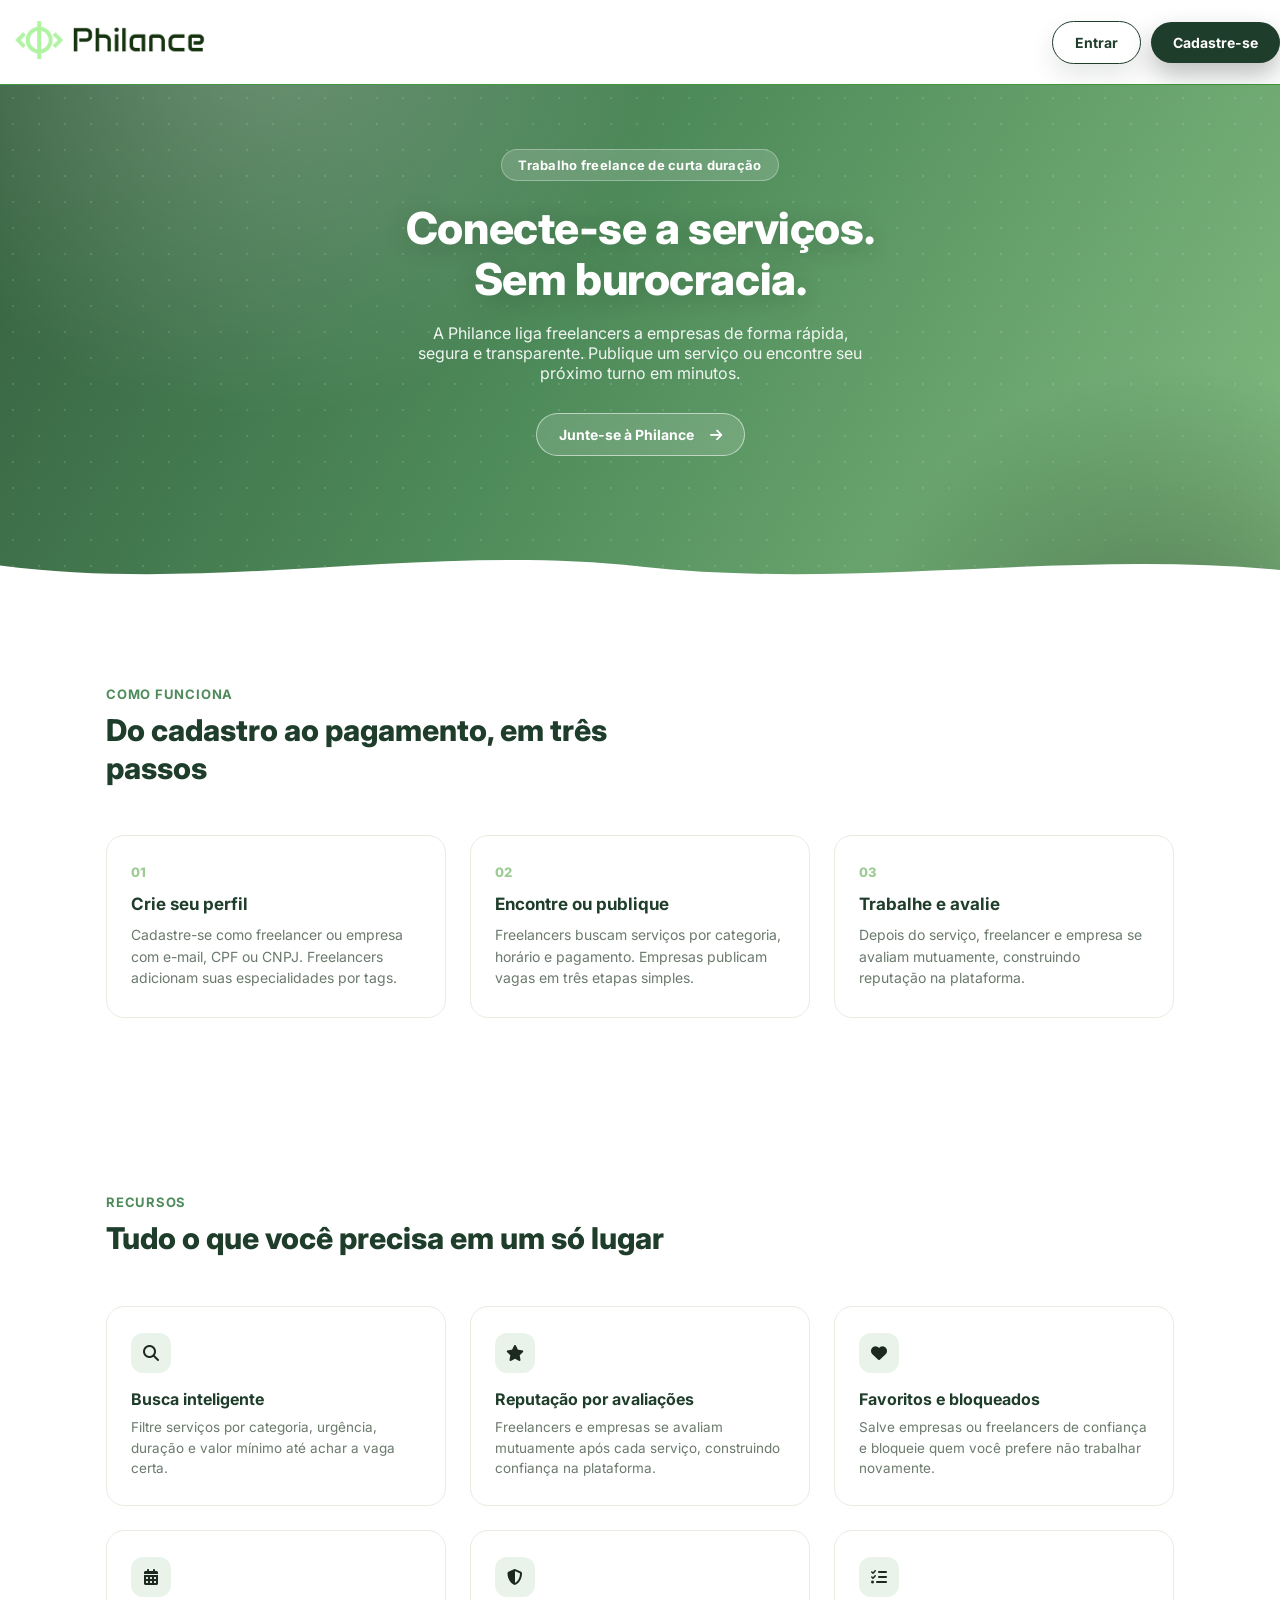
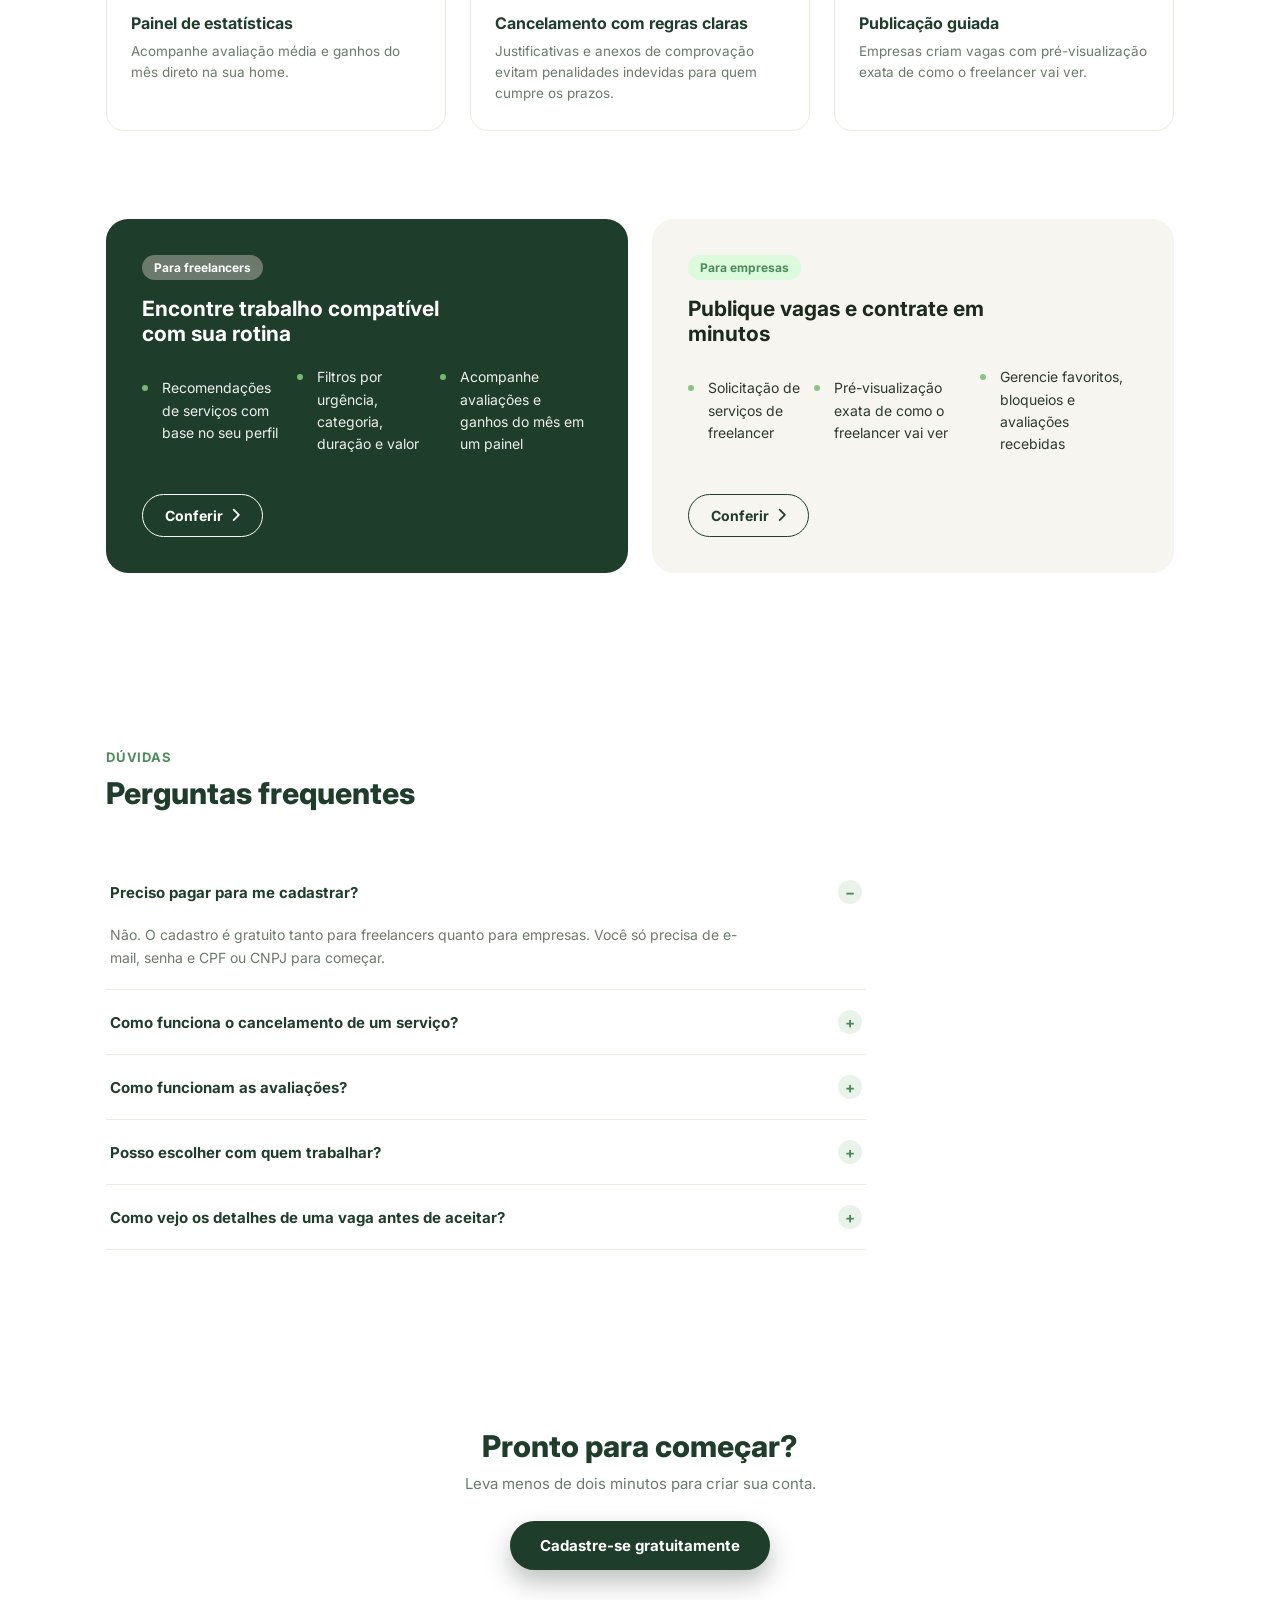
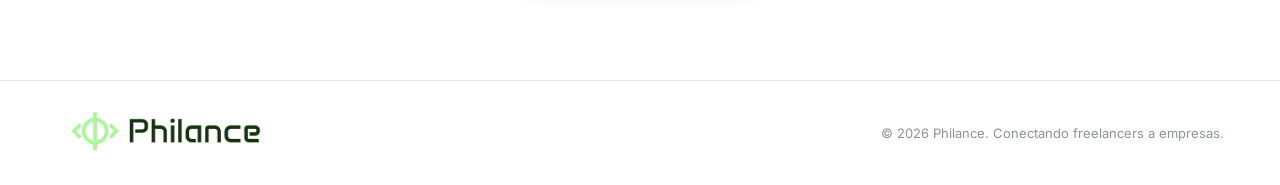
<file: src/index.html>
<!DOCTYPE html>
<html lang="en">
<head>
    <meta charset="UTF-8">
    <meta name="viewport" content="width=device-width, initial-scale=1.0">
    <title>Philance</title>
    <!-- CSS -->
    <link rel="stylesheet" href="/css/style.css">
    <link rel="stylesheet" href="/css/navbar.css">
    <!-- Fontes -->
    <link rel="preconnect" href="https://fonts.googleapis.com">
    <link rel="preconnect" href="https://fonts.gstatic.com" crossorigin>
    <link href="https://fonts.googleapis.com/css2?family=Anta&family=Inter:ital,opsz,wght@0,14..32,100..900;1,14..32,100..900&display=swap" rel="stylesheet">
    <!-- Icone -->
    <link rel="stylesheet" href="https://cdnjs.cloudflare.com/ajax/libs/font-awesome/6.7.2/css/all.min.css">
</head>
<body>

    <div id="space-navbar"></div>
    <!-- Banner -->
    <section class="banner">
        <div class="banner-interior">
            <div class="banner-text">
                <span class="primeiro-text">Trabalho freelance de curta duração</span>
                <h1>Conecte-se a serviços.<br>Sem burocracia.</h1>
                <p>A Philance liga freelancers a empresas de forma rápida, segura e transparente. Publique um serviço ou encontre seu próximo turno em minutos.</p>
                <div class="banner-actions">
                    <a href="/src/pages/cadastro/cadastroE&F.html">
                        <button class="btn btn-outline">Junte-se à Philance<i class="fa-solid fa-arrow-right icon-arrow"></i></button>
                    </a>
                </div>
            </div>
        </div>
        <div class="banner-wave" aria-hidden="true"></div>
    </section>

    <!-- Como funciona -->
    <section class="section-one">
        <div class="section-two">
            <span class="section-three">Como funciona</span>
            <h2>Do cadastro ao pagamento, em três passos</h2>
        </div>

        <div class="passos">
            <article class="step-card"> <!-- article para poder reutilizar -->
                <span class="step-num">01</span>
                <h3>Crie seu perfil</h3>
                <p>Cadastre-se como freelancer ou empresa com e-mail, CPF ou CNPJ. Freelancers adicionam suas especialidades por tags.</p>
            </article>
            <article class="step-card">
                <span class="step-num">02</span>
                <h3>Encontre ou publique</h3>
                <p>Freelancers buscam serviços por categoria, horário e pagamento. Empresas publicam vagas em três etapas simples.</p>
            </article>
            <article class="step-card">
                <span class="step-num">03</span>
                <h3>Trabalhe e avalie</h3>
                <p>Depois do serviço, freelancer e empresa se avaliam mutuamente, construindo reputação na plataforma.</p>
            </article>
        </div>
    </section>

    <!-- Recursos -->
    <section class="section-one" >
        <div class="section-two">
            <span class="section-three">Recursos</span>
            <h2>Tudo o que você precisa em um só lugar</h2>
        </div>

        <div class="recursos">
            <article class="recurso-card">
                <div class="recurso-icon">
                    <i class="fa-solid fa-magnifying-glass"></i>
                </div>
                <h3>Busca inteligente</h3>
                <p>Filtre serviços por categoria, urgência, duração e valor mínimo até achar a vaga certa.</p>
            </article>

            <article class="recurso-card">
                <div class="recurso-icon">
                    <i class="fa-solid fa-star"></i>
                </div>
                <h3>Reputação por avaliações</h3>
                <p>Freelancers e empresas se avaliam mutuamente após cada serviço, construindo confiança na plataforma.</p>
            </article>

            <article class="recurso-card">
                <div class="recurso-icon">
                    <i class="fa-solid fa-heart"></i>
                </div>
                <h3>Favoritos e bloqueados</h3>
                <p>Salve empresas ou freelancers de confiança e bloqueie quem você prefere não trabalhar novamente.</p>
            </article>

            <article class="recurso-card">
                <div class="recurso-icon">
                    <i class="fa-solid fa-calendar-days"></i>
                </div>
                <h3>Painel de estatísticas</h3>
                <p>Acompanhe avaliação média e ganhos do mês direto na sua home.</p>
            </article>

            <article class="recurso-card">
                <div class="recurso-icon">
                    <i class="fa-solid fa-shield-halved"></i>
                </div>
                <h3>Cancelamento com regras claras</h3>
                <p>Justificativas e anexos de comprovação evitam penalidades indevidas para quem cumpre os prazos.</p>
            </article>

            <article class="recurso-card">
                <div class="recurso-icon">
                    <i class="fa-solid fa-list-check"></i>
                </div>
                <h3>Publicação guiada</h3>
                <p>Empresas criam vagas com pré-visualização exata de como o freelancer vai ver.</p>
            </article>
        </div>
    </section>

    <!-- Para quem é -->
    <section class="section-one audience">

        <article class="audience-card audience-card-freelancer" >
        <span class="audience-tag audience-tag-freelancer">Para freelancers</span>
        <h3>Encontre trabalho compatível com sua rotina</h3>
        <ul class="audience-list">
            <li>Recomendações de serviços com base no seu perfil</li>
            <li>Filtros por urgência, categoria, duração e valor</li>
            <li>Acompanhe avaliações e ganhos do mês em um painel</li>
        </ul>
        <a href="/src/pages/cadastro/cadastroE&F.html">
            <button class="btn btn-outline-light">Conferir <i class="fa-solid fa-chevron-right"></i></button>
        </a>
        </article>

        <article class="audience-card audience-card-empresa" >
        <span class="audience-tag audience-tag-empresa">Para empresas</span>
        <h3>Publique vagas e contrate em minutos</h3>
        <ul class="audience-list">
            <li>Solicitação de serviços de freelancer</li>
            <li>Pré-visualização exata de como o freelancer vai ver</li>
            <li>Gerencie favoritos, bloqueios e avaliações recebidas</li>
        </ul>
        <a href="/src/pages/cadastro/cadastroE&F.html">
            <button class="btn btn-outline-dark">Conferir <i class="fa-solid fa-chevron-right"></i></button>
        </a>
        </article>

    </section>

    <!-- Perguntas frequentes -->
    <section class="section-one" >
        <div class="section-two">
            <span class="section-three">Dúvidas</span>
            <h2>Perguntas frequentes</h2>
        </div>

        <div class="faq-list">
            <div class="faq-item open">
                <button class="faq-question">
                    Preciso pagar para me cadastrar?
                    <span class="faq-icon">−</span>
                </button>
                <div class="faq-answer">
                    <p>Não. O cadastro é gratuito tanto para freelancers quanto para empresas. Você só precisa de e-mail, senha e CPF ou CNPJ para começar.</p>
                </div>
            </div>

            <div class="faq-item">
                <button class="faq-question">
                    Como funciona o cancelamento de um serviço?
                    <span class="faq-icon">+</span>
                </button>
                <div class="faq-answer">
                    <p>Freelancer e empresa podem cancelar informando uma justificativa, com opção de anexar imagens como comprovação. Cancelamentos com menos de 4 horas de antecedência podem gerar penalidade; dentro do prazo ou devidamente justificados, não.</p>
                </div>
            </div>

            <div class="faq-item">
                <button class="faq-question">
                    Como funcionam as avaliações?
                    <span class="faq-icon">+</span>
                </button>
                <div class="faq-answer">
                    <p>Depois que um serviço é concluído, freelancer e empresa se avaliam por estrelas, com comentários opcionais. Isso atualiza automaticamente a reputação de cada perfil e influencia recomendações futuras.</p>
                </div>
            </div>

            <div class="faq-item">
                <button class="faq-question">
                    Posso escolher com quem trabalhar?
                    <span class="faq-icon">+</span>
                </button>
                <div class="faq-answer">
                    <p>Sim. Você pode favoritar empresas ou freelancers de confiança para priorizá-los em futuras recomendações, e bloquear quem preferir não encontrar novamente.</p>
                </div>
            </div>

            <div class="faq-item">
                <button class="faq-question">
                    Como vejo os detalhes de uma vaga antes de aceitar?
                    <span class="faq-icon">+</span>
                </button>
                <div class="faq-answer">
                    <p>Ao selecionar um serviço na busca, um painel lateral mostra informações completas da vaga, dados da empresa contratante e a descrição detalhada das atividades antes de você aceitar.</p>
                </div>
            </div>
        </div>
    </section>

    <!-- Final -->
    <section class="final">
        <h2>Pronto para começar?</h2>
        <p>Leva menos de dois minutos para criar sua conta.</p>
        <a href="/src/pages/cadastro/cadastroE&F.html">
            <button class="btn btn-dark btn-log">Cadastre-se gratuitamente</button>
        </a>
    </section>

    </body>

    <footer class="footer">
        <div class="logo">
            <img src="/assets/imagens/PhilanceHome.png">
        </div>
        <p>© 2026 Philance. Conectando freelancers a empresas.</p>
    </footer>

    <script src="/src/componentes/navbar/navbar.js"></script>
    <script src="/src/main.js"></script> <!--script para "perguntas frequentes"-->
<script>
    carregarNavbarHome();
</script>
</html>
</file>
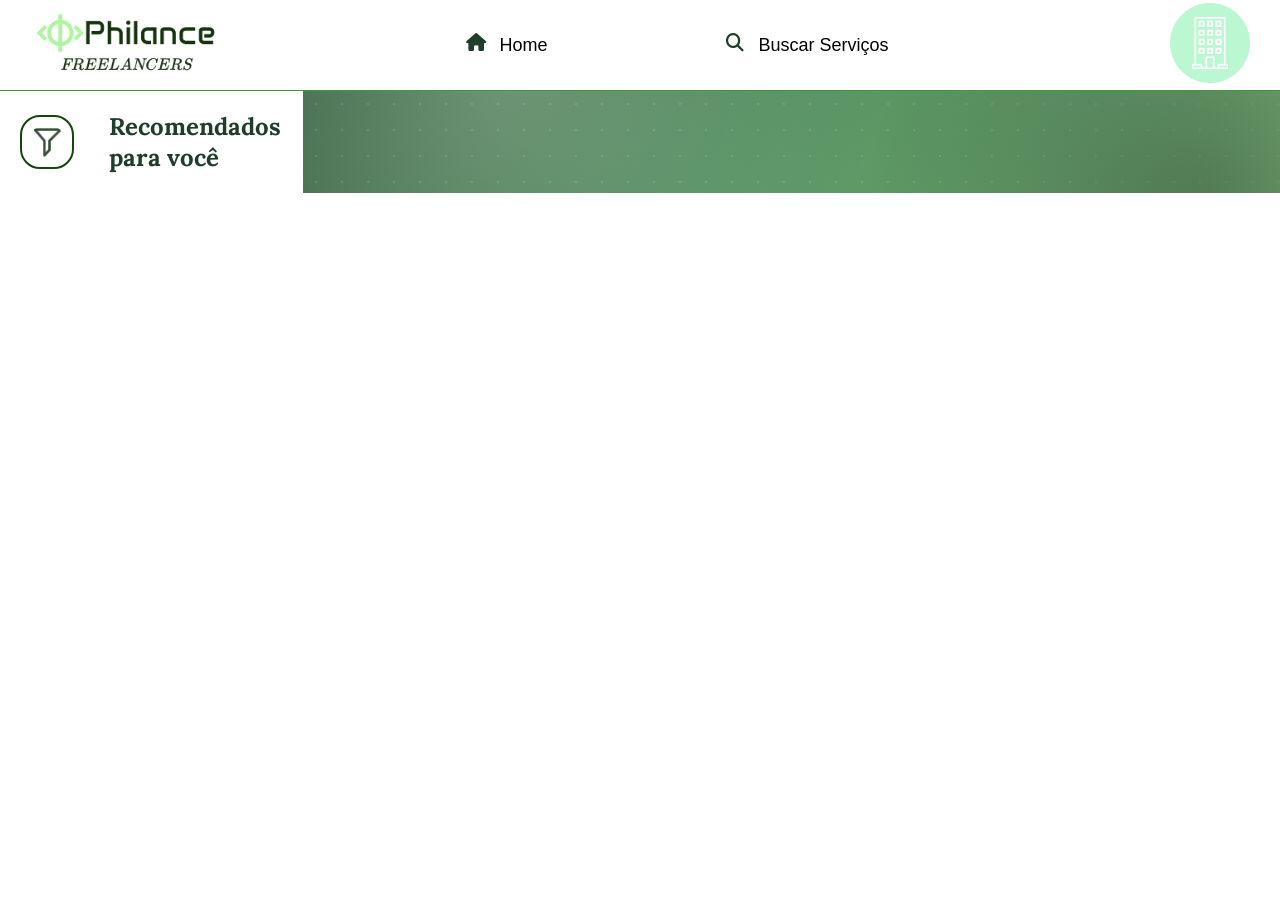
<file: src/pages/buscarServico/buscarServico.html>
<!DOCTYPE html>
<html lang="en">
<head>
    <meta charset="UTF-8">
    <meta name="viewport" content="width=device-width, initial-scale=1.0">
    <title>Philance | Buscar Serviço</title>
    <!-- CSS -->
    <link rel="stylesheet" href="/css/navbar.css">
    <link rel="stylesheet" href="/css/buscarServico.css">
    <!-- Fonte -->
    <link rel="preconnect" href="https://fonts.googleapis.com">
    <link rel="preconnect" href="https://fonts.gstatic.com" crossorigin>
    <link href="https://fonts.googleapis.com/css2?family=Inter:ital,opsz,wght@0,14..32,100..900;1,14..32,100..900&family=Lora:wght@500;600;700&display=swap" rel="stylesheet">
    <!-- Icone -->
    <link rel="stylesheet" href="https://cdnjs.cloudflare.com/ajax/libs/font-awesome/6.7.2/css/all.min.css">

</head>
<body>
    <div id="space-navbar"></div>
    <div class="fundos">
        <div class="white">
            <section class="title-filtro"> 
                <button id="botao-filtro" class="foto-filtro-btn">
                    <img class="filter" src="/assets/imagens/filter.png" alt="filter">
                </button>

                <h2>Recomendados para você</h2>
                <div id="menu-suspenso" class="suspenso-menu escondido">
        
                    <div class="filtro-preco-container">
                        <h3>Preço Mínimo:</h3>
                        <div class="valores-exibicao">
                            <!-- O 'A partir de' indica que o filtro mostra desse valor para cima -->
                            <span>A partir de: <strong>R$ <span id="valor-atual">0</span>+</strong></span>
                        </div>
                        
                        <div class="slider-wrapper-simples">
                            <input type="range" id="input-preco-unico" min="0" max="1000" value="0" step="50">
                        </div>
                    </div>

                    <div class="horario-dia">
                        <div class="horario">
                            <h3 class="title-horario" >Horário do Início</h3>
                            <input type="datetime-local" id="inicio" class="input-horario">
                        </div>
                    </div>

                    <div class="form-group">
                        <label for="tags">Categoria / Tag do Serviço:</label>
                        <select id="tags" name="tags" required>
                            <option value="">Carregando tags...</option>
                        </select>
                    </div>
                    


                </div>

            </section>


            <div class="card-servico" id="card-servico"></div>
        </div>

        <div class="green">
         

        </div>
    </div>
    <script src="/src/pages/buscarServico/buscarServico.js"></script>
</body>
<script src="/src/componentes/navbar/navbar.js"></script>
<script>
    carregarNavbarHomeFreelancer();

</script>
</html>
</file>
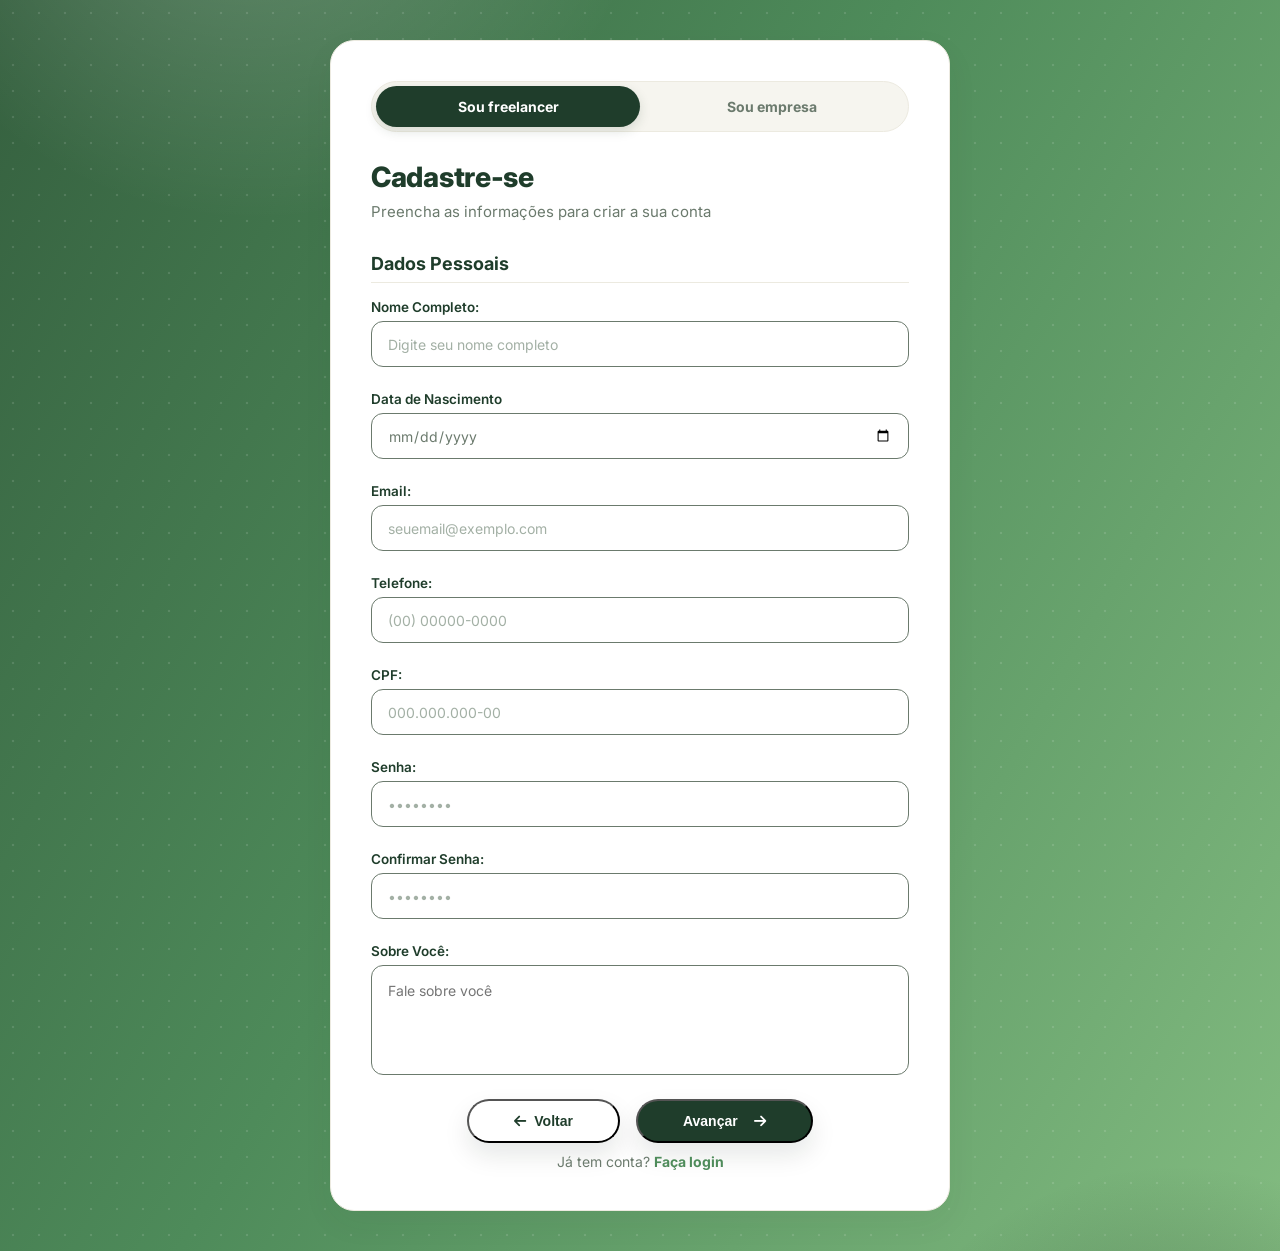
<file: src/pages/cadastro/cadastroE&F.html>
<!DOCTYPE html>
<html lang="en">
<head>
    <meta charset="UTF-8">
    <meta name="viewport" content="width=device-width, initial-scale=1.0">
    <title>Philance | Cadastro</title>
    <!-- CSS -->
    <link rel="stylesheet" href="/css/cadastro.css">
    <!-- Fonte -->
    <link rel="preconnect" href="https://fonts.googleapis.com">
    <link rel="preconnect" href="https://fonts.gstatic.com" crossorigin>
    <link href="https://fonts.googleapis.com/css2?family=Inter:wght@400;500;600;700;800&display=swap" rel="stylesheet">
    <!-- Icone -->
    <link rel="stylesheet" href="https://cdnjs.cloudflare.com/ajax/libs/font-awesome/6.7.2/css/all.min.css">
</head>
<body>

    <main class="cadastro-container">
        
        <!-- Switch -->
        <div class="switch-container">
            <button type="button" class="switch-btn ativo" data-tipo="F">Sou freelancer</button>
            <button type="button" class="switch-btn" data-tipo="E">Sou empresa</button>
        </div>
        
        <div class="title-description">
            <h2>Cadastre-se</h2>
            <p>Preencha as informações para criar a sua conta</p>
        </div>

        <form id="cadastroForm">
            <input type="hidden" id="letra-cadastro" name="tipo_usuario" value="F">

            <!-- DADOS PESSOAIS -->
            <section class="step active" id="step1">
                <h3>Dados Pessoais</h3>
                <div class="inputs">
                    <label for="username">Nome Completo:</label>
                    <input id="username" type="text" placeholder="Digite seu nome completo" required>
                    <div id="mensagem-nome" class="mensagem-css"></div>
                </div>

                <div id="campo-data-freelancer-cadastro" class="secao-cadastro inputs">
                    <label for="date">Data de Nascimento</label>
                    <input type="date" id="date-nascimento" required>
                    <div id="mensagem-birthday" class="mensagem-css"></div>
                </div>
                
                <div id="campo-data-empresa-cadastro" class="secao-cadastro escondido inputs">
                    <label for="date">Data de Criação da Empresa</label>
                    <input type="date" id="date-criacao" required>
                    <div id="mensagem-criacao" class="mensagem-css"></div>
                </div>

                <div class="inputs">
                    <label for="email">Email:</label>
                    <input id="email" type="email" placeholder="seuemail@exemplo.com" required>
                    <div id="mensagem-email" class="mensagem-css"></div>
                </div>

                <div class="inputs">
                    <label for="phone">Telefone:</label>
                    <input id="phone" type="tel" placeholder="(00) 00000-0000" required>
                    <div id="mensagem-phone" class="mensagem-css"></div>
                </div>

                <!-- (CPF / CNPJ) -->
                <div id="campo-cpf-freelancer-cadastro" class="secao-cadastro inputs">
                    <label for="cpf">CPF:</label>
                    <input type="text" id="cpf" placeholder="000.000.000-00" maxlength="14">
                    <div id="mensagem-cpf" class="mensagem-css"></div>
                </div>
            
                <div id="campo-cnpj-empresa-cadastro" class="secao-cadastro escondido inputs">
                    <label for="cnpj">CNPJ:</label>
                    <input type="text" id="cnpj" placeholder="00.000.000/0001-00" maxlength="18">
                    <div id="mensagem-cnpj" class="mensagem-css"></div>
                </div>

                <div class="inputs">
                    <label for="password">Senha:</label>
                    <input id="password" type="password" placeholder="••••••••" required>
                    <div id="mensagem-password" class="mensagem-css"></div>
                </div>

                <div class="inputs">
                    <label for="confirm-password">Confirmar Senha:</label>
                    <input id="confirm-password" type="password" placeholder="••••••••" required>
                    <div id="mensagem-confirm-password" class="mensagem-css"></div>
                </div>

                <div id="campo-sobre-freelancer-cadastro" class="secao-cadastro inputs">
                    <label for="sobre">Sobre Você:</label>
                    <textarea id="sobre-freelancer" placeholder="Fale sobre você"></textarea>
                    <div id="mensagem-sobre-freelancer" class="mensagem-css"></div>
                </div>

                <div id="campo-sobre-empresa-cadastro" class="secao-cadastro escondido inputs">
                    <label for="sobre">Sobre a Empresa:</label>
                    <textarea id="sobre-empresa" placeholder="Fale sobre a empresa"></textarea>
                    <div id="mensagem-sobre-empresa" class="mensagem-css"></div>
                </div>
                <div id="mensagem-geral" class="mensagem-css"></div>
                <div class="buttons">
                    <a href="/src/index.html">
                        <button type="button" class="btn btn-light">
                            <i class="fa-solid fa-arrow-left icon-arrow-L"></i>Voltar
                        </button>
                    </a>
                        <button type="button" class="btn btn-dark" onclick="nextStep(2)">
                            Avançar<i class="fa-solid fa-arrow-right icon-arrowR"></i>
                        </button>
                </div>    
            </section>

            <!-- ENDEREÇO -->
            <section class="step" id="step2">
                <h3>Endereço</h3>

                <div class="inputs">
                    <label for="cep">CEP:</label>
                    <input type="text" id="cep" placeholder="00000-000" maxlength="9">
                </div>
            
                <div class="rua-grid">
                    <div class="rua-field">
                        <label for="rua">Rua:</label>
                        <input id="rua" type="text" placeholder="Nome da rua" required>
                    </div>

                    <div class="rua-field">
                        <label for="numero">Número:</label>
                        <input id="numero" type="text" placeholder="123" required>
                    </div>

                    <div class="rua-field">
                        <label for="complemento">Complemento:</label>
                        <input id="complemento" type="text" placeholder="Apt / Bloco">
                    </div>
                </div>

                <div class="inputs">
                    <label for="bairro">Bairro:</label>
                    <input id="bairro" type="text" placeholder="Seu bairro" required>
                </div>

                <div class="inputs">
                    <label for="cidade">Cidade:</label>
                    <input id="cidade" type="text" placeholder="Sua cidade" required>
                </div>

                <div class="inputs">
                    <label for="estado">Estado:</label>
                    <input id="uf" type="text" placeholder="UF" required>
                </div>
                <div id="mensagem-cep" class="mensagem-css"></div>
                <!-- Botões  -->
                <div class="buttons">
                    <button type="button" class="btn btn-light" onclick="nextStep(1)">
                        <i class="fa-solid fa-arrow-left icon-arrow-L"></i>Voltar
                    </button>
                    <button type="button" class="btn btn-dark" onclick="nextStep(3)">
                        Avançar<i class="fa-solid fa-arrow-right icon-arrowR"></i>
                    </button>
                </div>
            </section>

            <!-- FOTO DE PERFIL -->
            <!-- <section class="step" id="step3">
                <h3>Foto de Perfil</h3>
                
                <div class="inputs">
                    <label for="avatar">Anexe a sua foto de perfil</label>
                    <input type="file" id="avatar" accept="image/*">
                </div>

                <div class="buttons">
                    <button type="button" class="btn btn-light" onclick="nextStep(2)">Voltar</button>
                    <button class="btn btn-dark" id="btnCadastro" type="submit">Cadastre-se</button>
                </div>
            </section>  -->

            <!-- Tags -->
            <section class="step" id="step3">
                <h3>Tags</h3>

                <div class="inputs">
                    <div class="tags-buttons">
                        <input type="radio" id="garcom" name="tags" value="garcom">
                        <label for="garcom">Garçom</label>

                        <input type="radio" id="atendente" name="tags" value="atendente">
                        <label for="atendente">Atendente</label>
                
                        <input type="radio" id="barista" name="tags" value="barista">
                        <label for="barista">Barista</label>
                
                        <input type="radio" id="seguranca" name="tags" value="seguranca">
                        <label for="seguranca">Segurança</label>
                
                        <input type="radio" id="bombeiroCivil" name="tags" value="bombeiroCivil">
                        <label for="bombeiroCivil">Bombeiro Civil</label>
                
                        <input type="radio" id="cozinheiro" name="tags" value="cozinheiro">
                        <label for="cozinheiro">Cozinheiro</label>

                        <input type="radio" id="auxiliarDeCozinha" name="tags" value="auxiliarDeCozinha">
                        <label for="auxiliarDeCozinha">Auxiliar De Cozinha</label>

                        <input type="radio" id="organizadorDeEventos" name="tags" value="organizadorDeEventos">
                        <label for="organizadorDeEventos">Organizador De Eventos</label>
                
                        <input type="radio" id="maridoDeAluguel" name="tags" value="maridoDeAluguel">
                        <label for="maridoDeAluguel">Marido de Aluguel</label>
                
                        <input type="radio" id="ServiçoDeEntregas" name="tags" value="sevicoDeEntregas">
                        <label for="servicoDeEntregas">Serviço de Entregas</label>
                
                        <input type="radio" id="faxineiro" name="tags" value="faxineiro">
                        <label for="faxineiro">Faxineiro</label>
                
                        <input type="radio" id="pedreiro" name="tags" value="pedreiro">
                        <label for="pedreiro">Pedreiro</label>
                        
                        <input type="radio" id="jardineiro" name="tags" value="jardineiro">
                        <label for="jardineiro">Jardineiro</label>
                    </div>
                </div>
                <div id="mensagem-tag" class="mensagem-css"></div>
                <div class="buttons">
                    <button type="button" class="btn btn-light" onclick="nextStep(2)">
                        <i class="fa-solid fa-arrow-left icon-arrow-L"></i>Voltar
                    </button>
                    <button class="btn btn-dark" id="btnCadastro" type="submit">
                        Cadastrar<i class="fa-solid fa-arrow-right icon-arrowR"></i>
                    </button>
                </div>
            </section>

        </form>

        <p class="login-link">
            Já tem conta? <a class="facaLogin" href="/src/pages/login/loginE&F.html">Faça login</a>
        </p>
    </main>

    <script type="module" src="/src/pages/cadastro/cadastroE&F.js"></script>
</body>
</html>
</file>
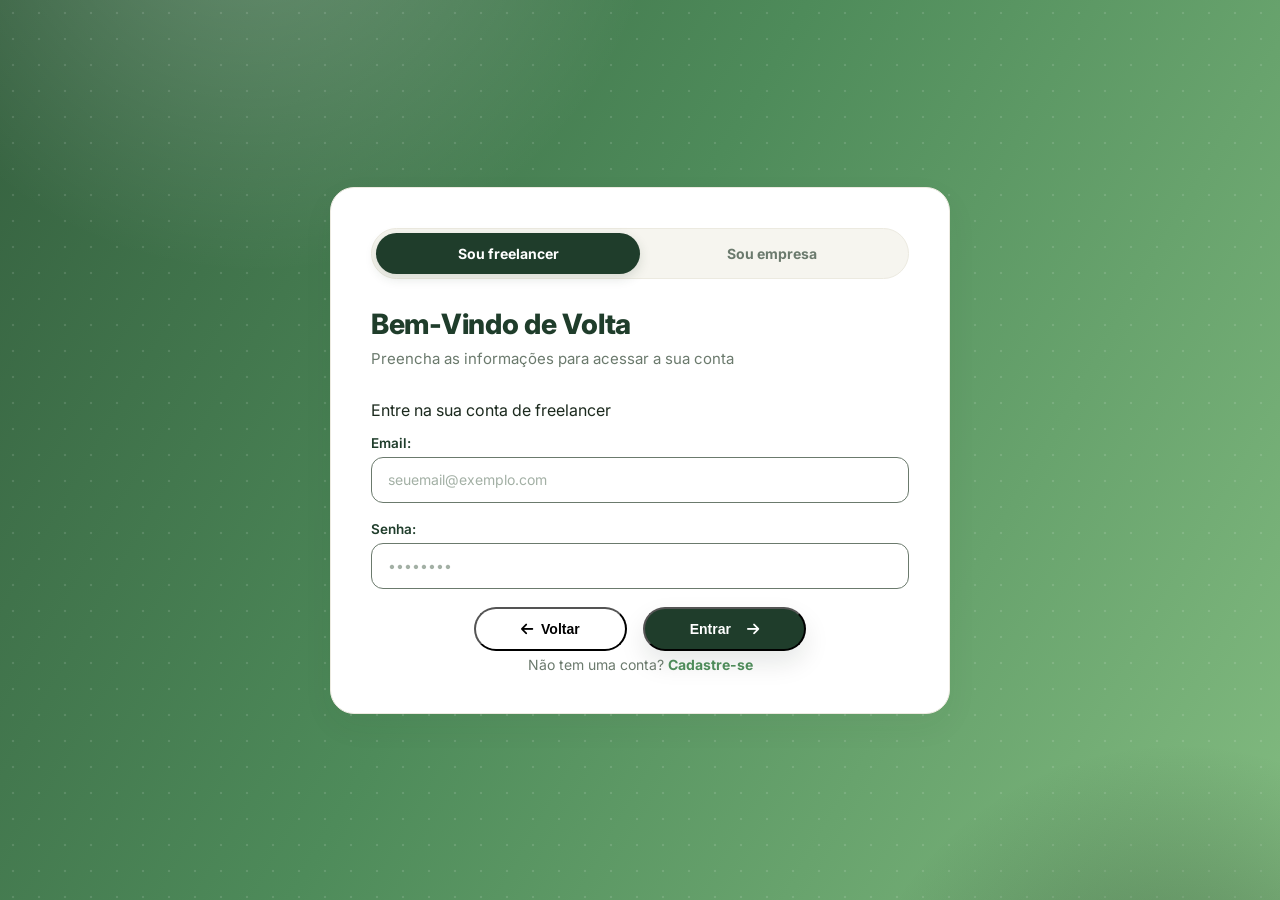
<file: src/pages/login/loginE&F.html>
<!DOCTYPE html>
<html lang="en">
<head>
    <meta charset="UTF-8">
    <meta name="viewport" content="width=device-width, initial-scale=1.0">
    <title>Philance | Login</title>
    <!-- CSS -->
    <link rel="stylesheet" href="/css/login.css">
    <!-- Fonte -->
    <link rel="preconnect" href="https://fonts.googleapis.com">
    <link rel="preconnect" href="https://fonts.gstatic.com" crossorigin>
    <link href="https://fonts.googleapis.com/css2?family=Inter:wght@400;500;600;700;800&display=swap" rel="stylesheet">
    <!-- Icone -->
    <link rel="stylesheet" href="https://cdnjs.cloudflare.com/ajax/libs/font-awesome/6.7.2/css/all.min.css">
</head>
<body>

    <main class="login-container">

        <!-- Switch -->
        <div class="switch-container">
            <button type="button" class="switch-button ativo" data-tipo="F">Sou freelancer</button>
            <button type="button" class="switch-button" data-tipo="E">Sou empresa</button>
        </div>
        
        <div class="title-description">
            <h2>Bem-Vindo de Volta</h2>
            <p>Preencha as informações para acessar a sua conta</p>
        </div>

        <div id="campos-freelancer" class="secao-login">
            <p>Entre na sua conta de freelancer</p>
        </div>
        <div id="campos-empresa" class="secao-login escondido">
            <p>Entre na sua conta de empresa</p>
        </div>

        <input type="hidden" id="letra-cadastro" name="tipo_usuario" value="F">

        <!-- Dados -->
        <div class="inputs">
            <label>Email:</label>
            <input id="email" type="email" placeholder="seuemail@exemplo.com" required>
        </div>

        <div class="inputs">
            <label>Senha:</label>
            <input id="password" type="password" placeholder="••••••••" required>
        </div>

        <script type="module" src="/src/pages/login/loginE&F.js"></script>
        <div class="buttons">
            <a href="/src/index.html">
                <button type="button" class="btn btn-light">
                    <i class="fa-solid fa-arrow-left icon-arrow-L"></i>Voltar
                </button>
            </a>
            <button class="btn btn-dark" id="btnLogin" type="submit">
                Entrar<i class="fa-solid fa-arrow-right icon-arrowR"></i>
            </button>
        </div>

        <p class="cadastrar-link">
            Não tem uma conta? <a class="Cadastre-se" href="/src/pages/cadastro/cadastroE&F.html">Cadastre-se</a>
        </p>

        <script src="/src/pages/login/loginE&F.js"></script>
    </div>

</body>
</html>
</file>
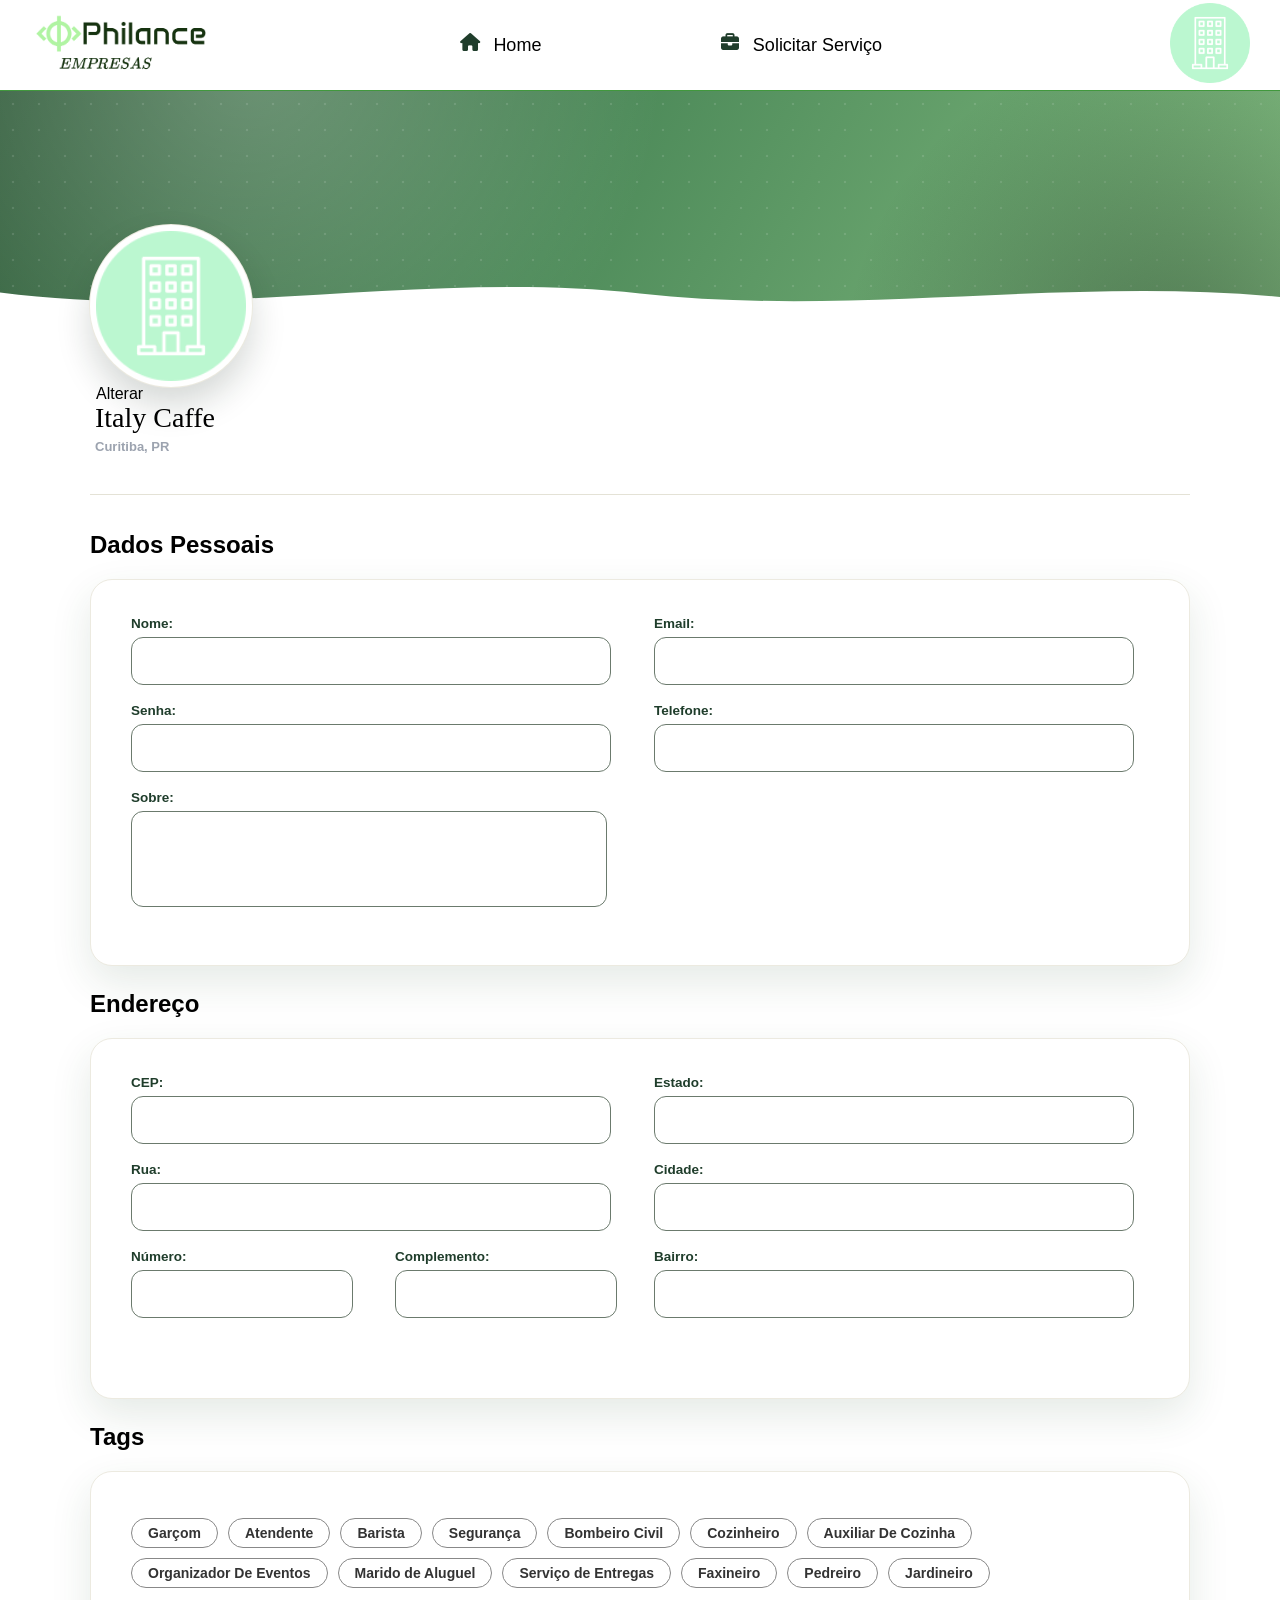
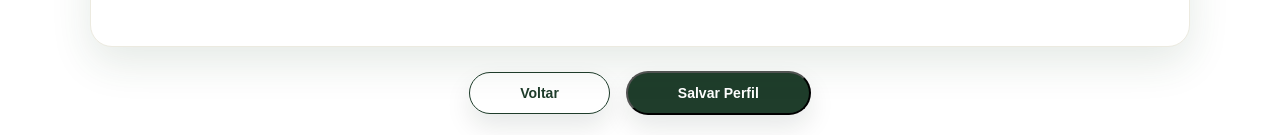
<file: src/pages/perfil/editarPerfil.html>
<!DOCTYPE html>
<html lang="en">
<head>
    <meta charset="UTF-8">
    <meta name="viewport" content="width=device-width, initial-scale=1.0">
    <title>Philance | Editar Perfil</title>
    <!-- CSS -->
    <link rel="stylesheet" href="/css/navbar.css">
    <link rel="stylesheet" href="/css/editarPerfil.css">
    <!-- Icone -->
     <link rel="stylesheet" href="https://cdnjs.cloudflare.com/ajax/libs/font-awesome/6.7.2/css/all.min.css">
</head>
<body>
    <div id="space-navbar"></div>

    <section class="banner">
        <div class="banner-wave" aria-hidden="true"></div>
    </section>

    <form id="form-editar-perfil">

        <!-- Profile -->
        <div class="profile-container">
            <section class="profile-header">
                <div class="brand-group">
                    <div class="profile-avatar">
                        <label for="file-input">
                            <!-- Imagem de perfil atual (padrão) -->
                            <img id="profile-pic" src="/assets/imagens/building.png" alt="Foto de Perfil">
                            <div class="overlay">Alterar</div>
                        </label>
                        
                        <input type="file" id="file-input" accept="image/*" style="display: none;">
                    </div>

                    <div class="profile-title">
                        <a class="profile-name">Italy Caffe</a>
                        <a class="location">Curitiba, PR</a>
                    </div>
                </div>
            </section>
            <hr class="linha-solid">

            <h2>Dados Pessoais</h2>

            <section class="personal">
                
                <div class="inputs">
                    <label for="username">Nome:</label>
                    <input id="username" type="text" required>
                </div>

                <div class="inputs">
                    <label for="email">Email:</label>
                    <input id="email" type="email" required>
                </div>

                <div class="inputs">
                    <label for="password">Senha:</label>
                    <input id="password" type="password" required> 
                </div>

                <div class="inputs">
                    <label for="phone">Telefone:</label>
                    <input id="phone" type="tel" required>
                </div>

                <div class="inputs">
                    <label for="sobre">Sobre:</label>
                    <textarea id="sobre"></textarea>
                </div>
                
            </section>
            
            <h2>Endereço</h2>

            <section class="address">
                
                <div class="inputs">
                    <label for="cep">CEP:</label>
                    <input id="cep" type="text" required>
                </div>

                <div class="inputs">
                    <label for="estado">Estado:</label>
                    <input id="estado" type="text" required>
                </div>
                    
                <div class="inputs">
                    <label for="rua">Rua:</label>
                    <input id="rua" type="text" required>
                </div>
                    
                <div class="inputs">
                    <label for="cidade">Cidade:</label>
                    <input id="cidade" type="text" required>
                </div>

                <div class="rua-grid">
                    <div class="inputs">
                        <label for="numero">Número:</label>
                        <input id="numero" type="text" required>
                    </div>

                    <div class="inputs">
                        <label for="complemento">Complemento:</label>
                        <input id="complemento" type="text" required>
                    </div>
                </div>

                <div class="inputs">
                    <label for="bairro">Bairro:</label>
                    <input id="bairro" type="text" required>
                </div>
            </section>

            <h2>Tags</h2>
            <section class="tags">
                <div class="inputs">
                    <div class="tags-buttons">
                        <input type="radio" id="garcom" name="tags" value="garcom">
                        <label for="garcom">Garçom</label>

                        <input type="radio" id="atendente" name="tags" value="atendente">
                        <label for="atendente">Atendente</label>
                
                        <input type="radio" id="barista" name="tags" value="barista">
                        <label for="barista">Barista</label>
                
                        <input type="radio" id="seguranca" name="tags" value="seguranca">
                        <label for="seguranca">Segurança</label>
                
                        <input type="radio" id="bombeiroCivil" name="tags" value="bombeiroCivil">
                        <label for="bombeiroCivil">Bombeiro Civil</label>
                
                        <input type="radio" id="cozinheiro" name="tags" value="cozinheiro">
                        <label for="cozinheiro">Cozinheiro</label>

                        <input type="radio" id="auxiliarDeCozinha" name="tags" value="auxiliarDeCozinha">
                        <label for="auxiliarDeCozinha">Auxiliar De Cozinha</label>

                        <input type="radio" id="organizadorDeEventos" name="tags" value="organizadorDeEventos">
                        <label for="organizadorDeEventos">Organizador De Eventos</label>
                
                        <input type="radio" id="maridoDeAluguel" name="tags" value="maridoDeAluguel">
                        <label for="maridoDeAluguel">Marido de Aluguel</label>
                
                        <input type="radio" id="ServiçoDeEntregas" name="tags" value="sevicoDeEntregas">
                        <label for="servicoDeEntregas">Serviço de Entregas</label>
                
                        <input type="radio" id="faxineiro" name="tags" value="faxineiro">
                        <label for="faxineiro">Faxineiro</label>
                
                        <input type="radio" id="pedreiro" name="tags" value="pedreiro">
                        <label for="pedreiro">Pedreiro</label>
                        
                        <input type="radio" id="jardineiro" name="tags" value="jardineiro">
                        <label for="jardineiro">Jardineiro</label>
                    </div>
                </div>

            </section>
        </div>

        <div class="buttons">
            <a href="/src/pages/perfil/perfilE&F.html">
                <button type="button" class="btn btn-light">Voltar</button>
            </a>
            <button class="btn btn-dark" type="submit" id="btn-salvar"  onclick="enviarDadosParaOBackendEditar(event)">Salvar Perfil</button>
        </div> 

    </form>

    <script src="/src/pages/perfil/editarPerfil.js"></script>
    <script src="/src/componentes/navbar/navbar.js"></script>
    <script>carregarNavbarHomeEmpresa();</script>
</body>
</html>
</file>
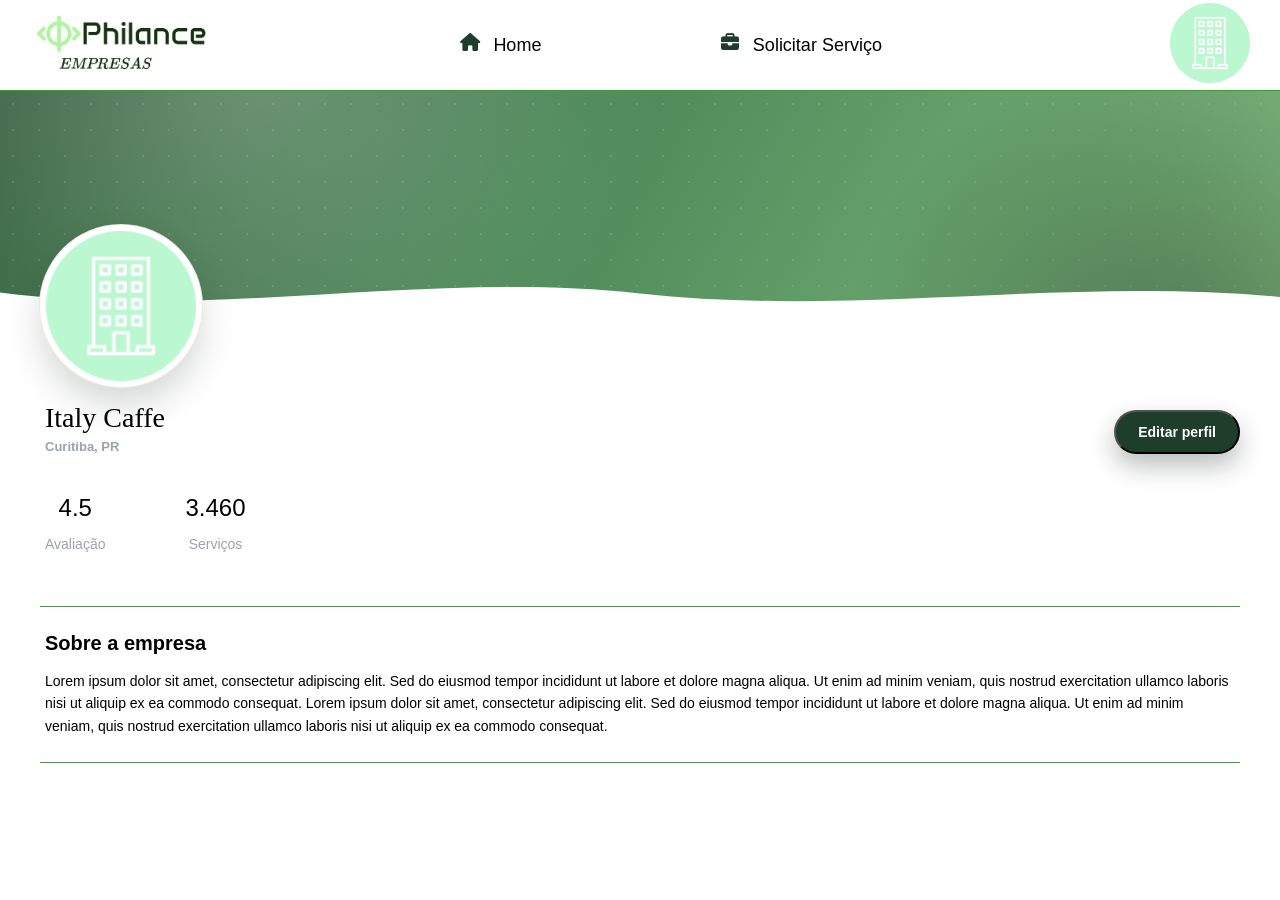
<file: src/pages/perfil/perfilE&F.html>
<!DOCTYPE html>
<html lang="pt-BR">
<head>
    <meta charset="UTF-8">
    <meta name="viewport" content="width=device-width, initial-scale=1.0">
    <title>Philance | Perfil</title>
    <!-- CSS -->
    <link rel="stylesheet" href="/css/navbar.css">
    <link rel="stylesheet" href="/css/perfil.css">
    <!-- Icone -->
     <link rel="stylesheet" href="https://cdnjs.cloudflare.com/ajax/libs/font-awesome/6.7.2/css/all.min.css">
</head>
<body>
    <div id="space-navbar"></div>

    <section class="banner">
        <div class="banner-wave" aria-hidden="true"></div>
    </section>
    
    <!-- Profile -->
    <div class="profile-container">
        <section class="profile-header">
            <div class="brand-group">
                <div class="profile-avatar">
                    <label for="file-input">
                        <!-- Imagem de perfil atual (padrão) -->
                        <img id="profile-pic" src="/assets/imagens/building.png" alt="Foto de Perfil">
                    </label>
    
                </div>
                <div class="profile-title">
                    <a class="profile-name">Italy Caffe</a>
                    <a class="location">Curitiba, PR</a>
                </div>
            </div>
            <a href="/src/pages/perfil/editarPerfil.html">
                <button class="btn btn-dark" onclick="enviarDadosParaOBackendPerfil(event)">Editar perfil</button>
            </a>
        </section>

        <!-- Statistics -->
        <section class="profile-stats">
            <div class="stat-item">
                <a class="stat-number">4.5</a>
                <p class="stat-label">Avaliação</p>
            </div>
            <div class="stat-item">
                <a class="stat-number">3.460</a>
                <p class="stat-label">Serviços</p>
            </div>
        </section>

        <!-- About -->
        <section class="profile-about">
            <h2>Sobre a empresa</h2>
            <a>Lorem ipsum dolor sit amet, consectetur adipiscing elit. Sed do eiusmod tempor incididunt ut labore et dolore magna aliqua. Ut enim ad minim veniam, quis nostrud exercitation ullamco laboris nisi ut aliquip ex ea commodo consequat. Lorem ipsum dolor sit amet, consectetur adipiscing elit. Sed do eiusmod tempor incididunt ut labore et dolore magna aliqua. Ut enim ad minim veniam, quis nostrud exercitation ullamco laboris nisi ut aliquip ex ea commodo consequat.</a>
        </section>

    </div>
    <script src="/src/pages/perfil/perfilE&F.js"></script>
    <script src="/src/componentes/navbar/navbar.js"></script>
    <script>carregarNavbarHomeEmpresa();</script>
</body>
</html>
</file>
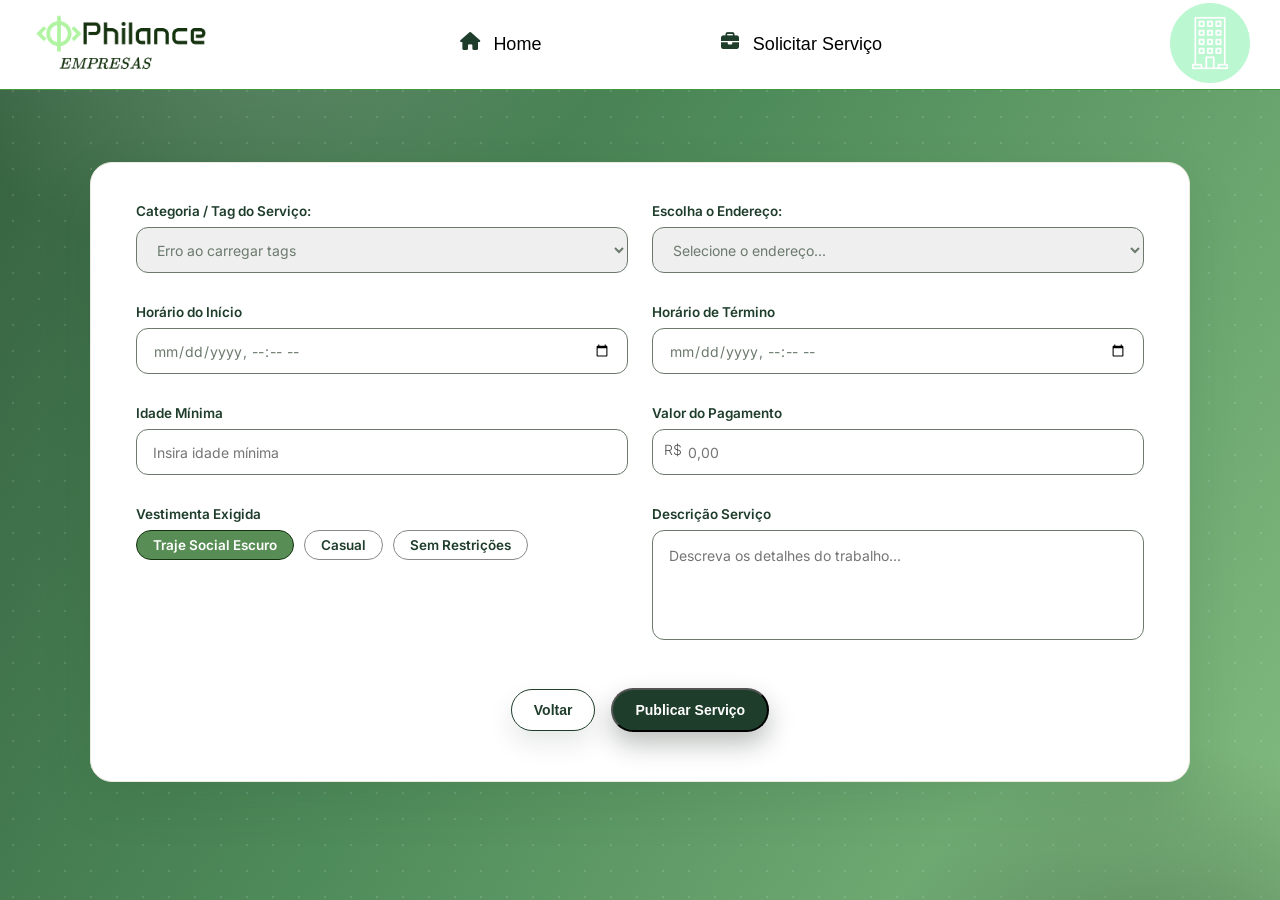
<file: src/pages/solicitarServico/solicitarServico.html>
<!DOCTYPE html>
<html lang="en">
<head>
    <meta charset="UTF-8">
    <meta name="viewport" content="width=device-width, initial-scale=1.0">
    <title>Philance | Solicitar Serviço</title>
    <!-- CSS -->
    <link rel="stylesheet" href="/css/navbar.css">
    <link rel="stylesheet" href="/css/solicitarServico.css">
    <!-- Fontes -->
    <link rel="preconnect" href="https://fonts.googleapis.com">
    <link rel="preconnect" href="https://fonts.gstatic.com" crossorigin>
    <link href="https://fonts.googleapis.com/css2?family=Inter:wght@400;500;600;700&display=swap" rel="stylesheet">
    <!-- Icone -->
    <link rel="stylesheet" href="https://cdnjs.cloudflare.com/ajax/libs/font-awesome/6.7.2/css/all.min.css">
</head>
<body>

    <main>

        <div id="space-navbar"></div>

        <div class="solicitar-container">
            <form id="solicitarForm">
                <section class="infos">
                    <!-- Tags -->
                    <div class="inputs">
                        <label for="tags">Categoria / Tag do Serviço:</label>
                        <select id="tags" name="tags" required>
                            <option value="">Carregando tags...</option>
                        </select>
                    </div>
                
                    <div class="inputs">
                        <label for="rua">Escolha o Endereço:</label>
                        <select id="rua">
                            <option value="">Selecione o endereço...</option>
                        </select>
                    </div>

                    <div class="inputs">
                        <label for="title-horario" >Horário do Início</label>
                        <input type="datetime-local" id="inicio" max="9999-12-31T23:59">
                    </div>

                    <div class="inputs">
                        <label for="title-horario" >Horário de Término</label>
                        <input type="datetime-local" id="termino" max="9999-12-31T23:59">
                    </div>

                    <div class="inputs">
                        <label for="title-idade" >Idade Mínima</label>
                        <input type="number" id="min_age" placeholder="Insira idade mínima" min="16" oninput="if(this.value.length > 3) this.value = this.value.slice(0, 3);">
                    </div>

                    <div class="inputs">
                        <label for="title-pagamento" >Valor do Pagamento</label>
                        <input type="text" id="payment" onblur="formatarVisual()" placeholder="0,00">
                    </div>

                    <!-- Vestimenta -->
                    <div class="inputs">
                        <label for="title-vestimenta">Vestimenta Exigida</label>
                        <div class="vestimenta-buttons">
                            <!-- Opção 1 (Já inicia marcada por padrão com 'checked') -->
                            <input type="radio" id="vestimenta-social" name="vestimenta" value="social" checked>
                            <label for="vestimenta-social">Traje Social Escuro</label>

                            <!-- Opção 2 -->
                            <input type="radio" id="vestimenta-casual" name="vestimenta" value="casual">
                            <label for="vestimenta-casual">Casual</label>

                            <input type="radio" id="vestimenta-normal" name="vestimenta" value="normal">
                            <label for="vestimenta-normal">Sem Restrições</label>
                        </div>
                    </div>

                    <div class="inputs">
                        <label for="title-descricao">Descrição Serviço</label>
                        <textarea id="description" placeholder="Descreva os detalhes do trabalho..." maxlength="255"></textarea>
                    </div>

                    <div id="mensagem-solicitar" class="mensagem-css"></div>

                    <div class="buttons">
                        <a href="/src/pages/Home/empresa/home.html">
                            <button type="button" class="btn btn-light">Voltar</button>
                        </a>
                        <button class="btn btn-dark" onclick="enviarDadosParaOBackendSolicitar(event, 'vestimenta')">Publicar Serviço</button>
                    </div>
                </section>
            </div>
        </div>

        </div>
        <script src="/src/pages/solicitarServico/solicitarServico.js"></script>
        <script>
            document.querySelectorAll('.tags-buttons input[type="radio"]').forEach(radio => {
                radio.addEventListener('click', function() {
                    if (this.wasChecked) {
                        this.checked = false;
                        this.wasChecked = false;
                    } else {
                        // Remove o estado antigo dos outros do mesmo grupo
                        document.querySelectorAll(`input[name="${this.name}"]`).forEach(r => r.wasChecked = false);
                        this.wasChecked = true;
                    }
                });
            });
        </script>
    </main>
</body>
<script src="/src/componentes/navbar/navbar.js"></script>
<script>
    carregarNavbarHomeEmpresa();
</script>
</html>
</file>
<file: css/style.css>
* { 
  margin: 0; 
  padding: 0; 
  box-sizing: border-box; 
}

body {
  font-family: 'Inter', sans-serif;
  color: #1C2A1E;
  background: #FFFFFF;
}

ul { 
  list-style: none; 
}

button { 
  font-family: inherit; 
  cursor: pointer; 
  border: none; 
}

/* ---------- banner ---------- */
.banner { /* fundo do banner */
  position: relative;
  overflow: hidden;
  background:
    radial-gradient(680px circle at 20% -15%, rgba(255,255,255,.24), transparent 60%),
    radial-gradient(560px circle at 92% 120%, rgba(15,30,20,.4), transparent 60%),
    radial-gradient(rgba(255,255,255,.12) 1px, transparent 1.6px) 0 0/26px 26px,
    linear-gradient(120deg, #35603F 0%, #4E8B5A 45%, #82BB80 100%);
  padding: 64px 40px 108px;
  text-align: center;
}

.banner-wave { /* ondinha do banner */
  position: absolute;
  left: 0;
  right: 0;
  bottom: -1px;
  height: 56px;
  background-image: url("data:image/svg+xml,%3Csvg xmlns='http://www.w3.org/2000/svg' viewBox='0 0 1440 100' preserveAspectRatio='none'%3E%3Cpath d='M0,40 C240,90 480,0 720,42 C960,84 1200,12 1440,48 L1440,100 L0,100 Z' fill='%23FFFFFF'/%3E%3C/svg%3E");
  background-size: 100% 100%;
  background-repeat: no-repeat;
}

.banner-interior { /* organização do banner por dentro */
  max-width: 720px;
  margin: 0 auto;
  text-align: center;
}

/* textos do banner */
.primeiro-text {
  display: inline-block;
  font-size: 13px;
  font-weight: 700;
  letter-spacing: .02em;
  background: rgba(255,255,255,.16);
  border: 1px solid rgba(255,255,255,.3);
  backdrop-filter: blur(6px);
  color: #fff;
  padding: 7px 16px;
  border-radius: 999px;
  margin-bottom: 22px;
}

.banner-text p {
  margin-left: auto;
  margin-right: auto;
}

.banner-text h1 {
  font-size: 44px;
  line-height: 1.16;
  font-weight: 800;
  letter-spacing: -.01em;
  color: #fff;
  text-shadow: 0 4px 24px rgba(15,30,20,.18);
  max-width: 580px;
  margin: 0 auto 18px;
}

.banner-text p {
  font-size: 16px;
  color: rgba(255,255,255,.92);
  max-width: 460px;
  margin-bottom: 30px;
}

.banner-actions { /* botões no banner */
  display: flex;
  justify-content: center;
  gap: 15px;
  margin-bottom: 34px;
}

/* ---------- Seções de organização ---------- */
.section-one {
  max-width: 1180px;
  margin: 0 auto;
  padding: 88px 56px;
}

.section-two { 
  max-width: 560px; 
  margin-bottom: 48px; 
}

.section-three {
  display: block;
  font-size: 13px;
  font-weight: 700;
  color: #4E8B5A;
  margin-bottom: 10px;
  text-transform: uppercase;
  letter-spacing: .06em;
}

.section-two h2 {
  font-size: 30px;
  font-weight: 800;
  color: #1F3D2B;
  line-height: 1.25;
}

/* ---------- Como funciona ---------- */
.passos {
  display: grid;
  grid-template-columns: repeat(3, 1fr);
  gap: 24px;
}

.step-card {
  border: 1px solid #ECEAE0;
  border-radius: 18px;
  padding: 28px 24px;
}

.step-num {
  display: block;
  font-size: 13px;
  font-weight: 800;
  color: #9CCB94;
  margin-bottom: 14px;
}

.step-card h3 {
  font-size: 17px;
  font-weight: 700;
  color: #1F3D2B;
  margin-bottom: 10px;
}

.step-card p {
  font-size: 14px;
  color: #6B7A6D;
  line-height: 1.55;
}

/* ---------- Recursos ---------- */
.recursos {
  display: grid;
  grid-template-columns: repeat(3, 1fr);
  gap: 24px;
}

.recurso-card {
  border: 1px solid #ECEAE0;
  border-radius: 18px;
  padding: 26px 24px;
}

.recurso-icon {
  width: 40px;
  height: 40px;
  border-radius: 12px;
  background: #EAF3EA;
  display: flex;
  align-items: center;
  justify-content: center;
  margin-bottom: 16px;
}

.recurso-card h3 {
  font-size: 16px;
  font-weight: 700;
  color: #1F3D2B;
  margin-bottom: 8px;
}

.recurso-card p {
  font-size: 13.5px;
  color: #6B7A6D;
  line-height: 1.55;
}

/* ---------- Para quem é ---------- */
.audience { /* Organização dos cards */
  display: grid;
  grid-template-columns: 1fr 1fr;
  gap: 24px;
  padding-top: 0;
}

.audience-card { /* cards */
  border-radius: 22px;
  padding: 36px;
}

.audience-card-freelancer { /* card - escuro */
  background: #1F3D2B;
  color: #fff;
}

.audience-card-empresa { /* card - claro */
  background: #F6F5EF;
  color: #1C2A1E;
}

.audience-tag {
  display: inline-block;
  font-size: 12px;
  font-weight: 700;
  padding: 5px 12px;
  border-radius: 999px;
  margin-bottom: 16px;
}

.audience-tag-empresa { /* tag - escuro */
  background: #dcfadc;
  color: #4E8B5A;
}

.audience-tag-freelancer { /* tag - escuro */
  background: #6B7A6D;
  color: #fff;
}

.audience-card h3 {
  font-size: 21px;
  font-weight: 700;
  margin-bottom: 20px;
  max-width: 340px;
}

.audience-list { 
  margin-bottom: 28px; 
}

.audience-list li {
  position: relative;
  font-size: 14px;
  line-height: 1.6;
  padding-left: 20px;
  margin-bottom: 10px;
  opacity: .92;
}

.audience-list li::before {
  content: "";
  position: absolute;
  left: 0;
  top: 8px;
  width: 6px;
  height: 6px;
  border-radius: 50%;
  background: #7FC17A;
}

/* ---------- FAQ ---------- */
.faq-list {
  max-width: 760px;
}

.faq-item {
  border-bottom: 1px solid #ECEAE0;
}

.faq-question {
  width: 100%;
  display: flex;
  align-items: center;
  justify-content: space-between;
  background: none;
  padding: 20px 4px;
  font-size: 15px;
  font-weight: 700;
  color: #1F3D2B;
  text-align: left;
}

.faq-icon {
  flex-shrink: 0;
  width: 24px;
  height: 24px;
  border-radius: 50%;
  background: #EAF3EA;
  color: #4E8B5A;
  font-size: 15px;
  font-weight: 700;
  display: flex;
  align-items: center;
  justify-content: center;
  margin-left: 16px;
}

.faq-answer {
  max-height: 0;
  overflow: hidden;
  transition: max-height .25s ease;
}

.faq-answer p {
  font-size: 14px;
  color: #6B7A6D;
  line-height: 1.6;
  padding: 0 4px 20px;
  max-width: 640px;
}

.faq-item.open .faq-answer {
  max-height: 200px;
}

/* ---------- Final ---------- */
.final {
  text-align: center;
  padding: 90px 24px 110px;
}

.final h2 {
  font-size: 30px;
  font-weight: 800;
  color: #1F3D2B;
  margin-bottom: 10px;
}

.final p {
  font-size: 15px;
  color: #6B7A6D;
  margin-bottom: 28px;
}

/* ---------- Rodapé ---------- */
.footer {
  border-top: 1px solid #ECEAE0;
  padding: 10px 56px;
  display: flex;
  align-items: center;
  justify-content: space-between;
}

.footer p {
  font-size: 13px;
  color: #8B968C;
}








/* ---------- Botões ---------- */

a{
    text-decoration: none;
}

.btn {
  display: inline-flex;
  align-items: center;
  gap: 8px;
  padding: 12px 22px;
  border-radius: 999px;
  font-size: 14px;
  font-weight: 700;
  transition: transform .12s ease, opacity .12s ease, background .12s ease;
}

.btn:hover { 
  transform: translateY(-1px); 
}
.btn:active { 
  transform: translateY(0); 
}

.btn-log { 
  padding: 15px 30px; 
  font-size: 15px; 
}

.btn-dark {
  background: #1F3D2B;
  color: #fff;
  box-shadow: 0 12px 26px rgba(10,25,15,.28);
}
.btn-dark:hover { 
  opacity: .9; 
}

.btn-outline {
  background: rgba(255,255,255,.14);
  border: 1.5px solid rgba(255,255,255,.55);
  backdrop-filter: blur(6px);
  color: #fff;
}
.btn-outline:hover { 
  background: rgba(255,255,255,.24); 
}

.btn-outline-dark {
  background: transparent;
  border: 1.5px solid #1F3D2B;
  color: #1F3D2B;
}
.btn-outline-dark:hover { 
  background: #1F3D2B; 
  color: #fff; 
}

.btn-outline-light {
  background: transparent;
  border: 1.5px solid #fff;
  color: #fff;
}

.btn-outline-light:hover {
  background: #fff;
  color: #1F3D2B;
}

.icon-arrow{
  margin-left: 8px;
}
</file>
<file: css/navbar.css>
body {
    margin:0;
    padding:0;
    box-sizing: border-box;
    font-family: 'Inter', sans-serif;
}

nav{
    display: flex;
    justify-content: space-between;
    flex-direction: row;
    background-color: rgb(255, 255, 255);
    border-bottom: 1px solid #41983D; 
}

.button-login{
    background-color: #ffffff;
    border: 1px solid;
    border-color: #5C8454ff;
    border-radius: 30px;
    padding: 10px;
    width: 100px;
    margin-right: 10px;
}

.button-cadastro{
    background-color: #5C8454ff;
    border: 2px solid;
    border-color: #5C8454ff;
    border-radius: 30px;
    padding: 10px;
    width: 110px;
    margin-right: 15px;
}

.titulo-login{
    color: #5C8454ff;
    text-decoration: none;

}

.titulo-cadastro{
    color:#ffffff;
    text-decoration: none;

}

ul{
    display: flex;
    gap: 10px;
    align-items: center;
}

img{
    height: 80px; 
    width: auto;
}

/* Tela Home da Empresa */

.button-home{
    background-color: #ffffff;
    padding: 14px 20px;
    width: 150px;
    cursor:pointer;
    border-style: none;
    font-size: 18px;
    display: flex;
    align-items: center;
    justify-content: center;
    gap: 8px;
}

.btn-light {
  background: #FFFFFF;
  color: #1F3D2B;
  box-shadow: 0 12px 26px rgba(10,25,15,.10);
  border: 1.5px solid #1F3D2B;
}
.btn-light:hover { 
  opacity: .9; 
}

.button-solicitar-buscar{
    background-color: #ffffff;
    padding: 14px 20px;
    width: 250px;
    cursor:pointer;
    border-style: none;
    font-size: 18px;
    display: flex;
    align-items: center;
    justify-content: center;
    gap: 8px;
}
.icon-nav{
    width: 30px;
    height: 30px;
    color: #1F3D2B;
    margin-bottom: -7px;
}

.nav-home-empresa{
    display: flex;
    align-items: center;
    justify-content: space-between;
    padding: 0 30px;
    height: 90px;
    background-color: white;
    border-bottom: 1px solid #41983D;
}
.menu-central{
    display: flex;
    align-items: center;
    justify-content: center;
    gap: 100px;
    margin-right: 40px;
}


/* A caixinha mãe serve como a "âncora" para o menu saber onde se posicionar */
.perfil-container {
    position: relative;
    display: inline-block;
}

/* Estilo do botão da foto */
.foto-perfil-btn {
    background: none;
    border: none;
    border-radius: 50%;
    cursor: pointer;
    padding: 0;
}

/* O Menu Suspenso*/
.dropdown-menu {
    position: absolute;
    top: 92%;      
    right: -20px;        
    margin-top: 8px; 
    
    background-color: #ffffff;
    padding:12px;
    width: 220px;
    box-shadow: 0px 4px 12px rgba(0, 0, 0, 0.5); /* Sombra suave */
    z-index: 99;    /* Garante que ele vai flutuar acima de qualquer elemento */
    border: solid 2px #c0e9bd;
    border-radius: 10px;
}

/* Esta classe esconde o menu por padrão */
.escondido {
    display: none;
}

/* Estilização rápida dos links de dentro do menu */
.dropdown-menu a {
    display: block;
    color: #313a30;
    text-decoration: none;
    padding: 8px 0;
    text-align: left;
}

.dropdown-menu a:hover {
    transform: scale(1.00);
    box-shadow: 0 0 10px rgba(47, 111, 31, 0.4);
    background-color: rgba(153, 211, 138, 0.3);
    padding: 10px;
}

.username{
    color: #313a30d5;
    font-family: "Idiqlat";
    font-size: 23px ;
    margin-bottom: -5px;
}

.email{
    color: #727272;
    font-size: 15px;
}
</file>
<file: css/buscarServico.css>
body {
    margin: 0;
    padding: 0;
    font-family: 'Inter', sans-serif;
    overflow: scroll;
    height: 100vh;
}

.fundos{
    display: flex;
    flex-direction: row;
}

.green{
    background:
        radial-gradient(680px circle at 20% -15%, rgba(255,255,255,.24), transparent 60%),
        radial-gradient(560px circle at 92% 120%, rgba(15,30,20,.4), transparent 60%),
        radial-gradient(rgba(255,255,255,.12) 1px, transparent 1.6px) 0 0/26px 26px,
        linear-gradient(120deg, #35603F 0%, #4E8B5A 45%, #82BB80 100%);
    width: 100%;
    height: auto;
}


.card-servicos {
    position: relative;    
    display: flex;
    flex-direction: column; 
    width: 500px;           
    height: 150px;            
    border: 1px solid #52754B; 
    border-radius: 24px; 
    margin: 30px 30px; 
    box-shadow: none; 
    padding: 15px;
}

h3, h2{
    font-family: 'Lora', serif;
    color: #1F3D2B;
}

.card-servicos h3 {
    position: absolute;
    top: 35px;
    left: 35px;
    font-size: 30px;
}

.card-servicos span{
    position: absolute;     
    top: 25px;              
    right: 25px;           
    font-size: 20px;
    color: #52754B;
}

.detalhes-container{
    margin: 30px;
}

/* CORREÇÃO AQUI: Sem espaço entre a tag e a classe */
img.filter {
    height: 30px; 
    width: auto;
    display: block;
    margin: 20px;
    border-radius: 20px;
    border: 2px solid #134609; /* Define espessura, estilo (solid) e a sua cor */
    padding: 10px;
}


/* Garante que o botão transparente não mude o tamanho do ícone */
.foto-filtro-btn {
    background: none;
    border: none;
    padding: 0;
    cursor: pointer;
}

/* Adicionado position relative para controlar o menu absoluto */
.title-filtro {
    display: flex;
    flex-direction: row;
    align-items: center; /* Alinha o botão e o H2 verticalmente pelo meio */
    gap: 15px;
    position: relative; /* Base de posicionamento para o dropdown */
}

/* O Menu Suspenso */
.suspenso-menu {
    position: absolute;
    top: 100%;      /* Brota logo abaixo do container do título */
    left: 0;        /* Alinha com o canto esquerdo (perto do botão) */
    margin-top: 1px; 
    
    background-color: #ffffff;
    padding: 12px;
    height: 500px;
    width: 530px;
    box-shadow: 0px 4px 12px rgba(0, 0, 0, 0.15); /* Ajustada para uma sombra mais moderna */
    z-index: 99;    
    border: solid 2px #c0e9bd;
    border-radius: 10px;
}

/* Esta classe esconde o menu por padrão */
.escondido {
    display: none !important;
}

/* Estilização rápida dos links de dentro do menu */
.suspenso-menu a {
    display: block;
    color: #313a30;
    text-decoration: none;
    padding: 8px 0;
    text-align: left;
}

.suspenso-menu a:hover {
    color: #4caf50; /* Efeito hover para os links */
}

article {
    background-color: white;
    border-radius: 10px;
    padding: 10px;
    margin: 30px;
}

.btn {
  display: inline-flex;
  align-items: center;
  gap: 8px;
  padding: 10px 40px;
  border-radius: 10px;
  font-size: 13px;
  font-weight: 700;
  transition: transform .12s ease, opacity .12s ease, background .12s ease;
}

.btn:hover { 
  transform: translateY(-1px); 
}
.btn:active { 
  transform: translateY(0); 
}

.btn-aceitar {
  background: #1F3D2B;
  color: #fff;
}
.btn-aceitar:hover { 
  opacity: .9; 
}
</file>
<file: css/cadastro.css>
* {
    margin: 0;
    padding: 0;
    box-sizing: border-box;
}

body {
    font-family: 'Inter', sans-serif;
    color: #1C2A1E;
    min-height: 100vh;
    display: flex;
    justify-content: center;
    align-items: center;
    padding: 40px 20px;

    background:
    radial-gradient(680px circle at 20% -15%, rgba(255,255,255,.24), transparent 60%),
    radial-gradient(560px circle at 92% 120%, rgba(15,30,20,.4), transparent 60%),
    radial-gradient(rgba(255,255,255,.12) 1px, transparent 1.6px) 0 0/26px 26px,
    linear-gradient(120deg, #35603F 0%, #4E8B5A 45%, #82BB80 100%);
}

/* Container do Formulário de Cadastro */
.cadastro-container {
    background: #FFFFFF;
    width: 100%;
    max-width: 620px;
    border: 1px solid #ECEAE0;
    border-radius: 24px;
    padding: 40px;
    box-shadow: 0 12px 32px rgba(31, 61, 43, 0.05);
}

/* Estilos do Botão Alternador */
.switch-container {
    display: flex;
    background: #F6F5EF;
    border: 1px solid #ECEAE0;
    border-radius: 999px;
    padding: 4px;
    margin-bottom: 28px;
}

.switch-btn {
    flex: 1;
    padding: 12px 16px;
    font-family: 'Inter', sans-serif;
    font-size: 14px;
    font-weight: 700;
    color: #6B7A6D;
    background: transparent;
    border: none;
    border-radius: 999px;
    cursor: pointer;
    transition: all 0.2s ease;
}

.switch-btn:hover {
    color: #1F3D2B;
}

.switch-btn.ativo {
    background: #1F3D2B;
    color: #FFFFFF;
    box-shadow: 0 4px 12px rgba(31, 61, 43, 0.15);
}

/* Titulos */

.title-description {
    text-align: start;
    margin-bottom: 32px;
}

/* Esconde a seção que não deve aparecer */
.secao-cadastro.escondido {
    display: none;
}

.title-description h2 {
    font-size: 28px;
    font-weight: 800;
    color: #1F3D2B;
    margin-bottom: 8px;
    letter-spacing: -0.01em;
}

.title-description p {
    font-size: 15px;
    color: #6B7A6D;
}

/* Endereço */
.cadastro-container h3 {
    font-size: 18px;
    font-weight: 700;
    color: #1F3D2B;
    margin: 28px 0 16px 0;
    padding-bottom: 8px;
    border-bottom: 1px solid #ECEAE0;
}

.inputs {
    display: flex;
    flex-direction: column;
    gap: 6px;
    margin-bottom: 18px;
    position: relative;
}

/* Sobre */
.inputs textarea{
    width: 100%;
    height: 110px;
    font-family: 'Inter', sans-serif;
    font-size: 14px;
    color: #6B7A6D;

    border: solid 1px;
    border-radius: 12px;

    padding: 14px 16px;
    line-height: 1.5;
    resize: none
}

.inputs label,
.rua-grid label {
    font-size: 13.5px;
    font-weight: 600;
    color: #1F3D2B;
}

.inputs input,
.rua-grid input {
    width: 100%;
    height: 46px;
    padding: 0 16px;
    font-family: 'Inter', sans-serif;
    font-size: 14px;
    color: #6B7A6D;
    border: solid 1px;
    border-radius: 12px;
}

.inputs input:focus,
.rua-grid input:focus {
    border-color: #1F3D2B;
}  

.inputs input::placeholder,
.rua-grid input::placeholder {
    color: #A3B0A5;
}

.rua-grid {
    display: grid;
    grid-template-columns: 2fr 1fr 1fr;
    gap: 12px;
    margin-bottom: 18px;
}

.rua-field {
    display: flex;
    flex-direction: column;
    gap: 6px;
}

/* Mensagem */

.mensagem-css{
    font-size: 13.5px;
    color: red;
}

/* Botões */

.buttons{
    display: flex;
    justify-content: center;
    align-items: center;     
    gap: 16px;               
    width: 100%;
    margin-bottom: 10px;
}

a{
    text-decoration: none;
}

.btn {
    display: inline-flex;
    align-items: center;
    gap: 8px;
    padding: 12px 45px;
    border-radius: 999px;
    font-size: 14px;
    font-weight: 700;
    transition: transform .12s ease, opacity .12s ease, background .12s ease;
}

.btn:hover { 
    transform: translateY(-1px); 
}
.btn:active { 
    transform: translateY(0); 
}


.btn-dark {
  background: #1F3D2B;
  color: #fff;
  box-shadow: 0 12px 26px rgba(10,25,15,.10);
}
.btn-dark:hover { 
  opacity: .9; 
}

.btn-light {
  background: #FFFFFF;
  color: #1F3D2B;
  box-shadow: 0 12px 26px rgba(10,25,15,.10);
}
.btn-light:hover { 
  opacity: .9; 
}

.login-link {
    margin-top: 5px;
    text-align: center;
    font-size: 14px;
    color: #6B7A6D;
}

.login-link a.facaLogin {
    color: #4E8B5A;
    font-weight: 700;
    text-decoration: none;
    transition: color 0.2s ease;
}

.login-link a.facaLogin:hover {
    color: #1F3D2B;
    text-decoration: underline;
}

/* Controle das Etapas do Formulário */
.step {
    display: none; /* Esconde todas as etapas por padrão */
}

.step.active {
    display: block; /* Mostra apenas a etapa ativa */
}

/* ------------------------ Estilo do botão radio ------------------------ */
/* Grupo que junta os botões lado a lado */
.tags-buttons {
    margin-top: 10px;
    display: flex;
    flex-wrap: wrap;
    gap: 10px;
}

/* Esconde a bolinha padrão do Radio Button */
.inputs .tags-buttons input[type="radio"] {
    display: none;
}

/* Estilo padrão do botão (Desmarcado) */
.tags-buttons label {
    display: inline-block;
    width: auto;
    height: auto;
    padding: 6px 16px;
    border: 1px solid #888;
    border-radius: 20px;
    font-size: 14px;
    color: #333;
    cursor: pointer;
    transition: all 0.2s ease;
    user-select: none;
    margin-top: 0px;
}

.tags-buttons label:hover{
    border-color: #588e55;
    box-shadow: 0 4px 12px rgba(88, 142, 85, 0.2);
}

/* Estilo do botão quando estiver selecionado (Marcado) */
.tags-buttons input[type="radio"]:checked + label {
    background-color: #588E55; /* Cor verde aproximada da imagem */
    color: white;
    border-color: #163310;
} 

/* ------------------------ ------------------------ */

.icon-arrowR{
    margin-left: 8px;
}

.icon-arrowL{
    margin-right: 8px;
}
</file>
<file: css/login.css>
* {
    margin: 0;
    padding: 0;
    box-sizing: border-box;
}

body {
    font-family: 'Inter', sans-serif;
    color: #1C2A1E;
    min-height: 100vh;
    display: flex;
    justify-content: center;
    align-items: center;
    padding: 40px 20px;

    background:
    radial-gradient(680px circle at 20% -15%, rgba(255,255,255,.24), transparent 60%),
    radial-gradient(560px circle at 92% 120%, rgba(15,30,20,.4), transparent 60%),
    radial-gradient(rgba(255,255,255,.12) 1px, transparent 1.6px) 0 0/26px 26px,
    linear-gradient(120deg, #35603F 0%, #4E8B5A 45%, #82BB80 100%);
}

/* Container do Formulário de login */
.login-container {
    background: #FFFFFF;
    width: 100%;
    max-width: 620px;
    border: 1px solid #ECEAE0;
    border-radius: 24px;
    padding: 40px;
    box-shadow: 0 12px 32px rgba(31, 61, 43, 0.05);
}

/* Estilos do Botão Alternador */
.switch-container {
    display: flex;
    background: #F6F5EF;
    border: 1px solid #ECEAE0;
    border-radius: 999px;
    padding: 4px;
    margin-bottom: 28px;
}

.switch-button {
    flex: 1;
    padding: 12px 16px;
    font-family: 'Inter', sans-serif;
    font-size: 14px;
    font-weight: 700;
    color: #6B7A6D;
    background: transparent;
    border: none;
    border-radius: 999px;
    cursor: pointer;
    transition: all 0.2s ease;
}

.switch-button:hover {
    color: #1F3D2B;
}

.switch-button.ativo {
    background: #1F3D2B;
    color: #FFFFFF;
    box-shadow: 0 4px 12px rgba(31, 61, 43, 0.15);
}

.title-description {
    text-align: start;
    margin-bottom: 32px;
}

.secao-login.escondido{
    display: none;
}

.secao-login p{
    margin-bottom: 15px;
}

.title-description h2 {
    font-size: 28px;
    font-weight: 800;
    color: #1F3D2B;
    margin-bottom: 8px;
    letter-spacing: -0.01em;
}

.title-description p {
    font-size: 15px;
    color: #6B7A6D;
}

.inputs {
    display: flex;
    flex-direction: column;
    gap: 6px;
    margin-bottom: 18px;
}

.inputs label{
    font-size: 13.5px;
    font-weight: 600;
    color: #1F3D2B;
}

.inputs input{
    width: 100%;
    height: 46px;
    padding: 0 16px;
    font-family: 'Inter', sans-serif;
    font-size: 14px;
    color: #6B7A6D;
    border: solid 1px;
    border-radius: 12px;
}

.inputs input:focus{
    border-color: #1F3D2B;
}  

.inputs input::placeholder{
    color: #A3B0A5;
}

.buttons{
    display: flex;
    justify-content: center;
    align-items: center;     
    gap: 16px;               
    width: 100%;
}

.btn {
    display: inline-flex;
    align-items: center;
    gap: 8px;
    padding: 12px 45px;
    border-radius: 999px;
    font-size: 14px;
    font-weight: 700;
    transition: transform .12s ease, opacity .12s ease, background .12s ease;
    background: #FFFFFF;
}

.btn:hover { 
    transform: translateY(-1px); 
}
.btn:active { 
    transform: translateY(0); 
}


.btn-dark {
  background: #1F3D2B;
  color: #fff;
  box-shadow: 0 12px 26px rgba(10,25,15,.10);
}
.btn-dark:hover { 
  opacity: .9; 
}


.cadastrar-link {
    margin-top: 5px;
    text-align: center;
    font-size: 14px;
    color: #6B7A6D;
}

.cadastrar-link a.Cadastre-se {
    color: #4E8B5A;
    font-weight: 700;
    text-decoration: none;
    transition: color 0.2s ease;
}

.cadastrar-link a.Cadastre-se:hover {
    color: #1F3D2B;
    text-decoration: underline;
}

.icon-arrowR{
    margin-left: 8px;
}

.icon-arrowL{
    margin-right: 8px;
}
</file>
<file: css/editarPerfil.css>
body {
    margin:0;
    padding:0;
    box-sizing: border-box;
    font-family: 'Inter', sans-serif;
}

.banner { /* fundo do banner */
    position: relative;
    overflow: hidden;
    background:
        radial-gradient(680px circle at 20% -15%, rgba(255,255,255,.24), transparent 60%),
        radial-gradient(560px circle at 92% 120%, rgba(15,30,20,.4), transparent 60%),
        radial-gradient(rgba(255,255,255,.12) 1px, transparent 1.6px) 0 0/26px 26px,
        linear-gradient(120deg, #35603F 0%, #4E8B5A 45%, #82BB80 100%);
    padding: 64px 40px 170px;
    text-align: center;
}

.banner-wave { /* ondinha do banner */
  position: absolute;
  left: 0;
  right: 0;
  bottom: -1px;
  height: 56px;
  background-image: url("data:image/svg+xml,%3Csvg xmlns='http://www.w3.org/2000/svg' viewBox='0 0 1440 100' preserveAspectRatio='none'%3E%3Cpath d='M0,40 C240,90 480,0 720,42 C960,84 1200,12 1440,48 L1440,100 L0,100 Z' fill='%23FFFFFF'/%3E%3C/svg%3E");
  background-size: 100% 100%;
  background-repeat: no-repeat;
} 

/* Profile */
.profile-container {
    max-width: 1100px;
    margin: 0 auto;
    padding: 0 40px;
    position: relative;
}

.profile-header {
    display: flex;
    justify-content: space-between;
    align-items: flex-end;
    margin-top: -100px; /* Sobe a logo para cima do banner */
    margin-bottom: 40px;
}

.brand-group {
    display: flex;
    flex-direction: column;
    align-items: flex-start;
}

.profile-avatar { /* Foto de perfil */
    position: relative;
    width: 150px;
    height: 150px;
    border-radius: 50%;
    cursor: pointer;
    border: 6px solid #FFFFFF;
    box-shadow: 0 0 0 1px #ECEAE0, 0 18px 34px rgba(20, 40, 25, .18);
    background: #fff;
}

#profile-pic {
    width: 100%;
    height: 100%;
    object-fit: cover; 
}

.profile-avatar:hover .overlay {
    opacity: 1; /* Mostra o texto "Alterar" ao passar o mouse */
}

.profile-title {
    margin-top: 15px;
    padding-left: 5px;
    display: flex;
    flex-direction: column;
}

.profile-title .profile-name { /* Nome da empresa */
    font-size: 28px;
    font-weight: 400;
    margin: 0 0 5px 0;
    color: #000000;
    font-family: "Idiqlat";
}

.profile-title .location { /* Localização da empresa */
    font-size: 13px;
    color: #9ca3af;
    margin: 0;
    font-weight: 600;
}

/* Cards */
.personal,
.address{
    background: #FFFFFF;
    border: 1px solid #ECEAE0;
    border-radius: 22px;
    box-shadow: 0 16px 40px rgba(37, 73, 46, 0.116);
    padding: 36px 40px 40px;
    margin-bottom: 24px;
    display: grid;
    grid-template-columns: 1fr 1fr;
    gap: 0 28px;
}

.tags{
    background: #FFFFFF;
    border: 1px solid #ECEAE0;
    border-radius: 22px;
    box-shadow: 0 16px 40px rgba(37, 73, 46, 0.116);
    padding: 36px 40px 40px;
    margin-bottom: 24px;
    display: grid;
    gap: 0 28px;
}

.inputs {
    display: flex;
    flex-direction: column;
    gap: 6px;
    margin-bottom: 18px;
}

.inputs label,
.rua-grid label {
    font-size: 13.5px;
    font-weight: 600;
    color: #1F3D2B;
}

.inputs textarea{
    width: 95%;
    height: 90px;
    font-family: 'Inter', sans-serif;
    font-size: 14px;
    color: #6B7A6D;

    border: solid 1px;
    border-radius: 12px;
    resize: none
}

.inputs input,
.rua-grid input {
    width: 90%;
    height: 46px;
    padding: 0 16px;
    font-family: 'Inter', sans-serif;
    font-size: 14px;
    color: #6B7A6D;

    border: solid 1px;
    border-radius: 12px;
}

.inputs input:focus,
.rua-grid input:focus {
    border-color: #1F3D2B;
}  

.inputs input::placeholder,
.rua-grid input::placeholder {
    color: #A3B0A5;
}

.rua-grid {
    display: inline-flex;
    grid-template-columns: 1fr 1fr;
    grid-auto-flow: column;
    grid-template-rows: auto auto;
    gap: 8px 55px;
    margin-bottom: 22px;
}

.linha-solid {
    border: none;
    border-top: 1px solid #E4E2D6;
    margin: 0 0 36px;
}

.buttons{
    display: flex;
    justify-content: center;
    align-items: center;     
    gap: 16px;               
    width: 100%;
    margin-bottom: 20px;
}

.btn {
    display: inline-flex;
    align-items: center;
    gap: 8px;
    padding: 12px 50px;
    border-radius: 999px;
    font-size: 14px;
    font-weight: 700;
    transition: transform .12s ease, opacity .12s ease, background .12s ease;
    background: #FFFFFF;
}

.btn:hover { 
    transform: translateY(-1px); 
}
.btn:active { 
    transform: translateY(0); 
}


.btn-dark {
  background: #1F3D2B;
  color: #fff;
  box-shadow: 0 12px 26px rgba(10,25,15,.10);
}
.btn-dark:hover { 
  opacity: .9; 
}

.btn-light {
  background: #FFFFFF;
  color: #1F3D2B;
  box-shadow: 0 12px 26px rgba(10,25,15,.10);
}
.btn-light:hover { 
  opacity: .9; 
}

/* ------------------------ Estilo do botão radio ------------------------ */
/* Grupo que junta os botões lado a lado */
.tags-buttons {
    margin-top: 10px;
    display: flex;
    flex-wrap: wrap;
    gap: 10px;
}

/* Esconde a bolinha padrão do Radio Button */
.inputs .tags-buttons input[type="radio"] {
    display: none;
}

/* Estilo padrão do botão (Desmarcado) */
.tags-buttons label {
    display: inline-block;
    width: auto;
    height: auto;
    padding: 6px 16px;
    border: 1px solid #888;
    border-radius: 20px;
    font-size: 14px;
    color: #333;
    cursor: pointer;
    transition: all 0.2s ease;
    user-select: none;
    margin-top: 0px;
}

.tags-buttons label:hover{
    border-color: #588e55;
    box-shadow: 0 4px 12px rgba(88, 142, 85, 0.2);
}

/* Estilo do botão quando estiver selecionado (Marcado) */
.tags-buttons input[type="radio"]:checked + label {
    background-color: #588E55; /* Cor verde aproximada da imagem */
    color: white;
    border-color: #163310;
} 

/* ------------------------ ------------------------ */
</file>
<file: css/perfil.css>
body {
    margin:0;
    padding:0;
    box-sizing: border-box;
    font-family: 'Inter', sans-serif;
}

.banner { /* fundo do banner */
    position: relative;
    overflow: hidden;
    background:
        radial-gradient(680px circle at 20% -15%, rgba(255,255,255,.24), transparent 60%),
        radial-gradient(560px circle at 92% 120%, rgba(15,30,20,.4), transparent 60%),
        radial-gradient(rgba(255,255,255,.12) 1px, transparent 1.6px) 0 0/26px 26px,
        linear-gradient(120deg, #35603F 0%, #4E8B5A 45%, #82BB80 100%);
    padding: 64px 40px 170px;
    text-align: center;
}

.banner-wave { /* ondinha do banner */
  position: absolute;
  left: 0;
  right: 0;
  bottom: -1px;
  height: 56px;
  background-image: url("data:image/svg+xml,%3Csvg xmlns='http://www.w3.org/2000/svg' viewBox='0 0 1440 100' preserveAspectRatio='none'%3E%3Cpath d='M0,40 C240,90 480,0 720,42 C960,84 1200,12 1440,48 L1440,100 L0,100 Z' fill='%23FFFFFF'/%3E%3C/svg%3E");
  background-size: 100% 100%;
  background-repeat: no-repeat;
} 

/* Profile */
.profile-container {
    max-width: 1200px;
    margin: 0 auto;
    padding: 0 40px;
    position: relative;
}

.profile-header {
    display: flex;
    justify-content: space-between;
    align-items: flex-end;
    margin-top: -100px; /* Sobe a logo para cima do banner */
    margin-bottom: 40px;
}

.brand-group {
    display: flex;
    flex-direction: column;
    align-items: flex-start;
}

.profile-avatar { /* Foto de perfil */
    position: relative;
    width: 150px;
    height: 150px;
    border-radius: 50%;
    cursor: pointer;
    border: 6px solid #FFFFFF;
    box-shadow: 0 0 0 1px #ECEAE0, 0 18px 34px rgba(20, 40, 25, .18);
    background: #fff;
}

#profile-pic {
    width: 100%;
    height: 100%;
    object-fit: cover; 
}

.overlay {
    position: absolute;
    bottom: 0;
    left: 0;
    right: 0;
    background-color: #588E55;
    color: white;
    text-align: center;
    padding: 10px 0;
    font-size: 14px;
    opacity: 0;
    transition: opacity 0.3s ease;
}

.profile-avatar:hover .overlay {
    opacity: 1; /* Mostra o texto "Alterar" ao passar o mouse */
}

.profile-title {
    margin-top: 15px;
    padding-left: 5px;
    display: flex;
    flex-direction: column;
}

.profile-title .profile-name { /* Nome da empresa */
    font-size: 28px;
    font-weight: 400;
    margin: 0 0 5px 0;
    color: #000000;
    font-family: "Idiqlat";
}

.profile-title .location { /* Localização da empresa */
    font-size: 13px;
    color: #9ca3af;
    margin: 0;
    font-weight: 600;
}

.linha-solid {
    border: none;
    border-top: 1px solid #E4E2D6;
    margin: 0 0 36px;
}

.btn {
    display: inline-flex;
    align-items: center;
    gap: 8px;
    padding: 12px 22px;
    border-radius: 999px;
    font-size: 14px;
    font-weight: 700;
    transition: transform .12s ease, opacity .12s ease, background .12s ease;
}

.btn:hover {
    transform: translateY(-1px);
}
.btn:active {
    transform: translateY(0);
}

.btn-dark {
  background: #1F3D2B;
  color: #fff;
  box-shadow: 0 12px 26px rgba(10,25,15,.28);
}
.btn-dark:hover { 
  opacity: .9; 
}


/* Statistics */
.profile-stats {
    display: flex;
    gap: 80px;
    margin-bottom: 40px;
    padding-left: 5px;
}

.stat-item {
    display: flex;
    flex-direction: column;
    align-items: center;
}

.stat-number {
    font-size: 24px;
    font-weight: 500;
    color: #000000;
}

.stat-label {
    font-size: 14px;
    color: #9ca3af;
}

/* About */
.profile-about { /* Linhas */
    border-top: 1.5px solid #588E55;
    border-bottom: 1.5px solid #588E55;
    padding: 25px 5px;
    margin-bottom: 50px;
}

.profile-about h2 {
    font-size: 20px;
    font-weight: 600;
    margin: 0 0 15px 0;
    color: #000000;
}

.profile-about a {
    font-size: 14px;
    line-height: 1.6;
    margin: 0;
    text-align: justify;
}
</file>
<file: css/solicitarServico.css>
* {
    margin: 0;
    padding: 0;
    box-sizing: border-box;
}

body {
    margin: 0;
    padding: 0;
    font-family: 'Inter', sans-serif;
    overflow-x: hidden;
    min-height: 100vh;
    
    background:
    radial-gradient(680px circle at 20% -15%, rgba(255,255,255,.24), transparent 60%),
    radial-gradient(560px circle at 92% 120%, rgba(15,30,20,.4), transparent 60%),
    radial-gradient(rgba(255,255,255,.12) 1px, transparent 1.6px) 0 0/26px 26px,
    linear-gradient(120deg, #35603F 0%, #4E8B5A 45%, #82BB80 100%);

}

/* background do forms */
.solicitar-container {
    width: 100%;
    display: flex;
    justify-content: center;
    padding: 72px 20px;              
}

/* Forms */
.infos {
    width: 1100px;
    height: 620px;
    background: #FFFFFF;
    border: 1px solid #ECEAE0;
    border-radius: 22px;
    box-shadow: 0 20px 50px rgba(37, 73, 46, 0.116);
    padding: 40px 45px 44px;
    margin-bottom: 24px;
    display: grid;
    grid-template-columns: 1fr 1fr;
    gap: 0 24px;                   
}

/* ------------------------ Estilo do botão radio ------------------------ */
/* Grupo que junta os botões lado a lado */
.vestimenta-buttons {
    margin-top: 10px;
    display: flex;
    gap: 10px;
}

/* Esconde a bolinha padrão do Radio Button */
.vestimenta-buttons input[type="radio"] {
    display: none;
}

/* Estilo padrão do botão (Desmarcado) */
.vestimenta-buttons label {
    display: inline-block;
    padding: 6px 16px;
    border: 1px solid #888;
    border-radius: 20px;
    font-size: 14px;
    color: #333;
    cursor: pointer;
    transition: all 0.2s ease;
    user-select: none;
    margin-top: -10px;
}

.vestimenta-buttons label:hover{
    border-color: #588e55;
    box-shadow: 0 4px 12px rgba(88, 142, 85, 0.2);
}

/* Estilo do botão quando estiver selecionado (Marcado) */
.vestimenta-buttons input[type="radio"]:checked + label {
    background-color: #588E55; /* Cor verde aproximada da imagem */
    color: white;
    border-color: #163310;
}   

/* ------------------------ ------------------------ */

/* div inputs */
.inputs {
    display: flex;
    flex-direction: column;
    gap: 8px;
    margin-bottom: 20px;
    position: relative;
}

.inputs label{
    font-size: 13.5px;
    font-weight: 600;
    color: #1F3D2B;
}

/* inputs */
.inputs input{
    width: 100%;
    height: 46px;
    padding: 0 16px;
    font-family: 'Inter', sans-serif;
    font-size: 14px;
    color: #6B7A6D;
    border: solid 1px;
    border-radius: 12px;
}

/* Sobre */
.inputs textarea{
    width: 100%;
    height: 110px;
    font-family: 'Inter', sans-serif;
    font-size: 14px;
    color: #6B7A6D;

    border: solid 1px;
    border-radius: 12px;

    padding: 14px 16px;
    line-height: 1.5;
    resize: none
}

.inputs select{
    width: 100%;
    height: 46px;
    padding: 0 16px;
    font-family: 'Inter', sans-serif;
    font-size: 14px;
    color: #6B7A6D;
    border: solid 1px;
    border-radius: 12px;
}

.inputs input:focus {
    border-color: #1F3D2B;
} 

.inputs:has(#payment) {
  position: relative;
  display: flex;
  flex-direction: column;
}

.inputs:has(#payment)::after {
  content: "R$";
  position: absolute;
  font-family: 'Inter', sans-serif;
  font-size: 14px;
  bottom: 28px; /* Ajusta conforme a altura do input */
  left: 12px;   /* Distância da borda esquerda */
  color: #555;
  font-weight: 300;
  pointer-events: none; /* Permite clicar através do texto */
}

/* Cria o espaço para digitar a esquerda do R$ */
.inputs #payment {
  padding-left: 35px !important; 
}

/* ---------- Botões ---------- */

.buttons{
    grid-column: 1 / -1;
    display: flex;
    justify-content: center;
    align-items: center;     
    gap: 16px;               
    width: 100%;
}

.btn {
  display: inline-flex;
  align-items: center;
  gap: 8px;
  padding: 12px 22px;
  border-radius: 999px;
  font-size: 14px;
  font-weight: 700;
  transition: transform .12s ease, opacity .12s ease, background .12s ease;
}

.btn:hover { 
  transform: translateY(-1px); 
}
.btn:active { 
  transform: translateY(0); 
}

.btn-dark {
  background: #1F3D2B;
  color: #fff;
  box-shadow: 0 12px 26px rgba(10,25,15,.28);
}
.btn-dark:hover { 
  opacity: .9; 
}

.btn-light {
  background: #FFFFFF;
  color: #1F3D2B;
  box-shadow: 0 12px 26px rgba(10,25,15,.10);
}
.btn-light:hover { 
  opacity: .9; 
}

/* Mensagem */

.mensagem-css{
    font-size: 13.5px;
    color: red;
}
</file>
